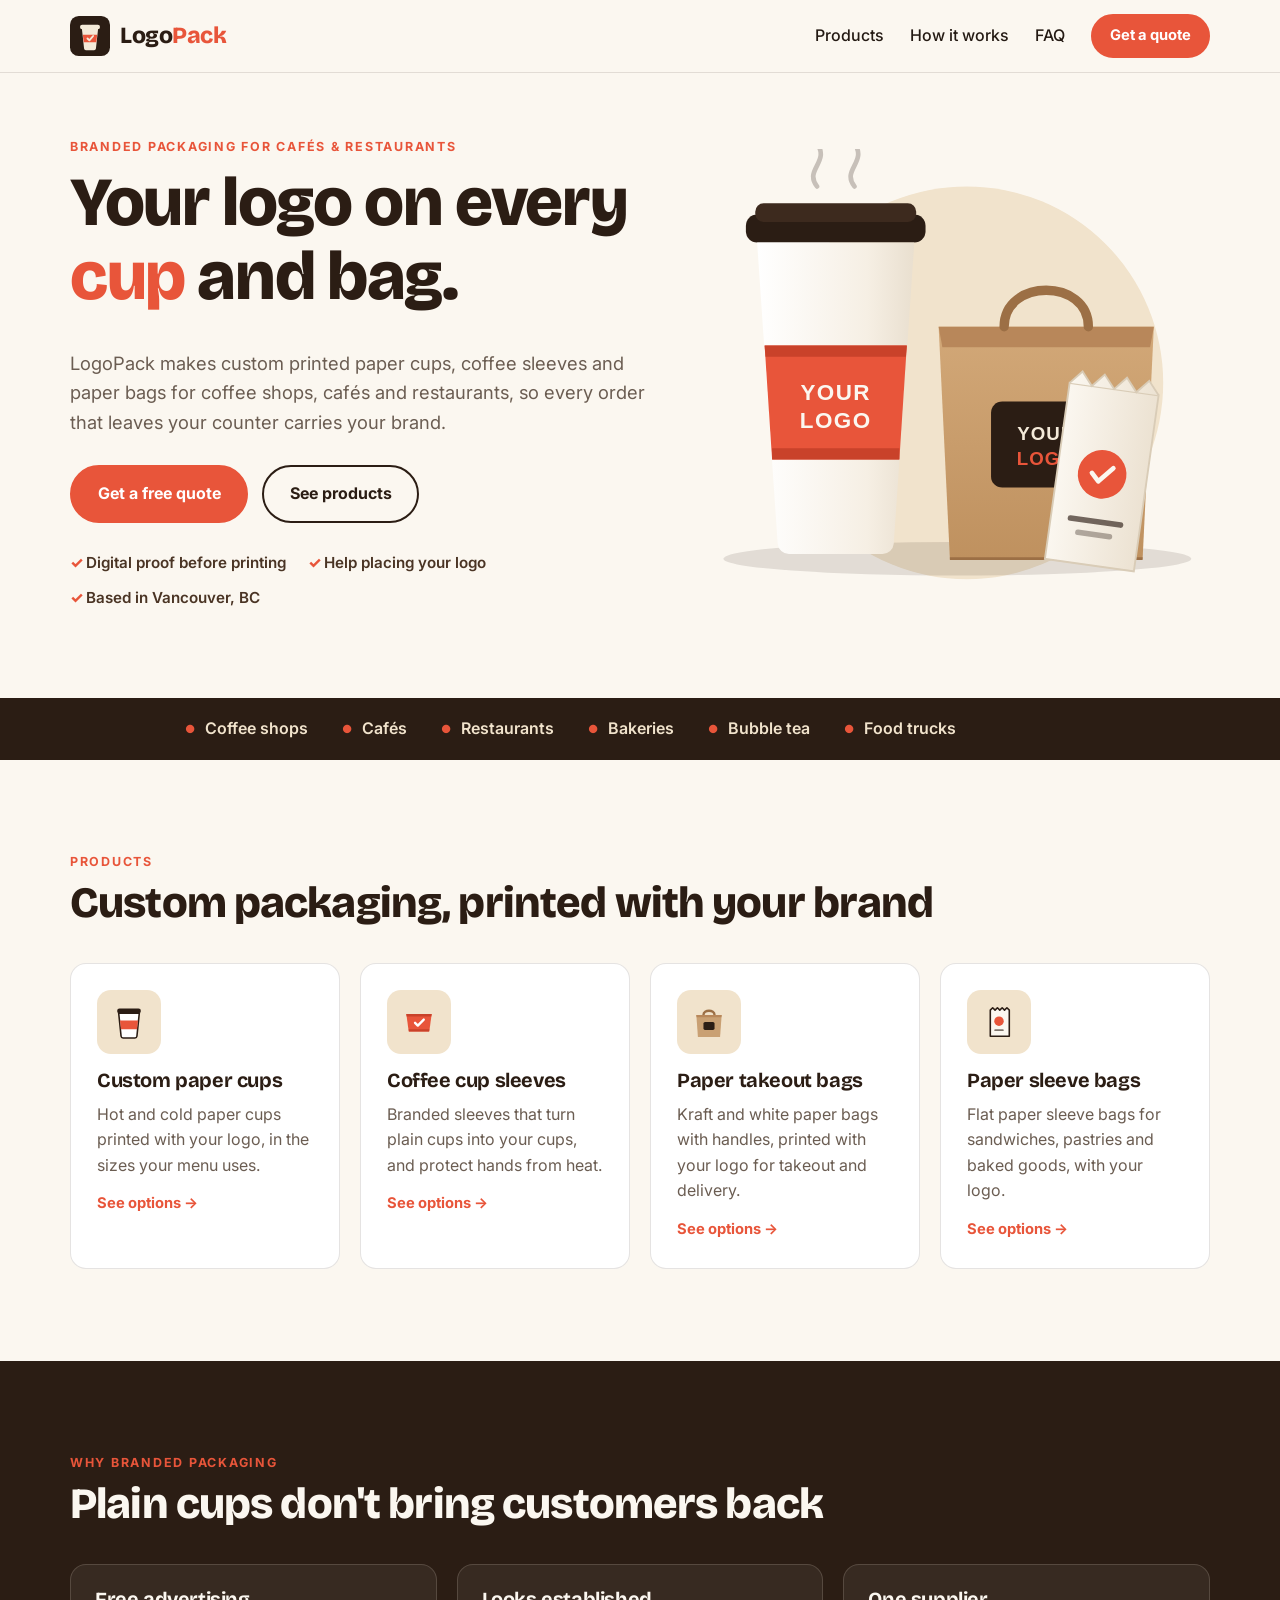
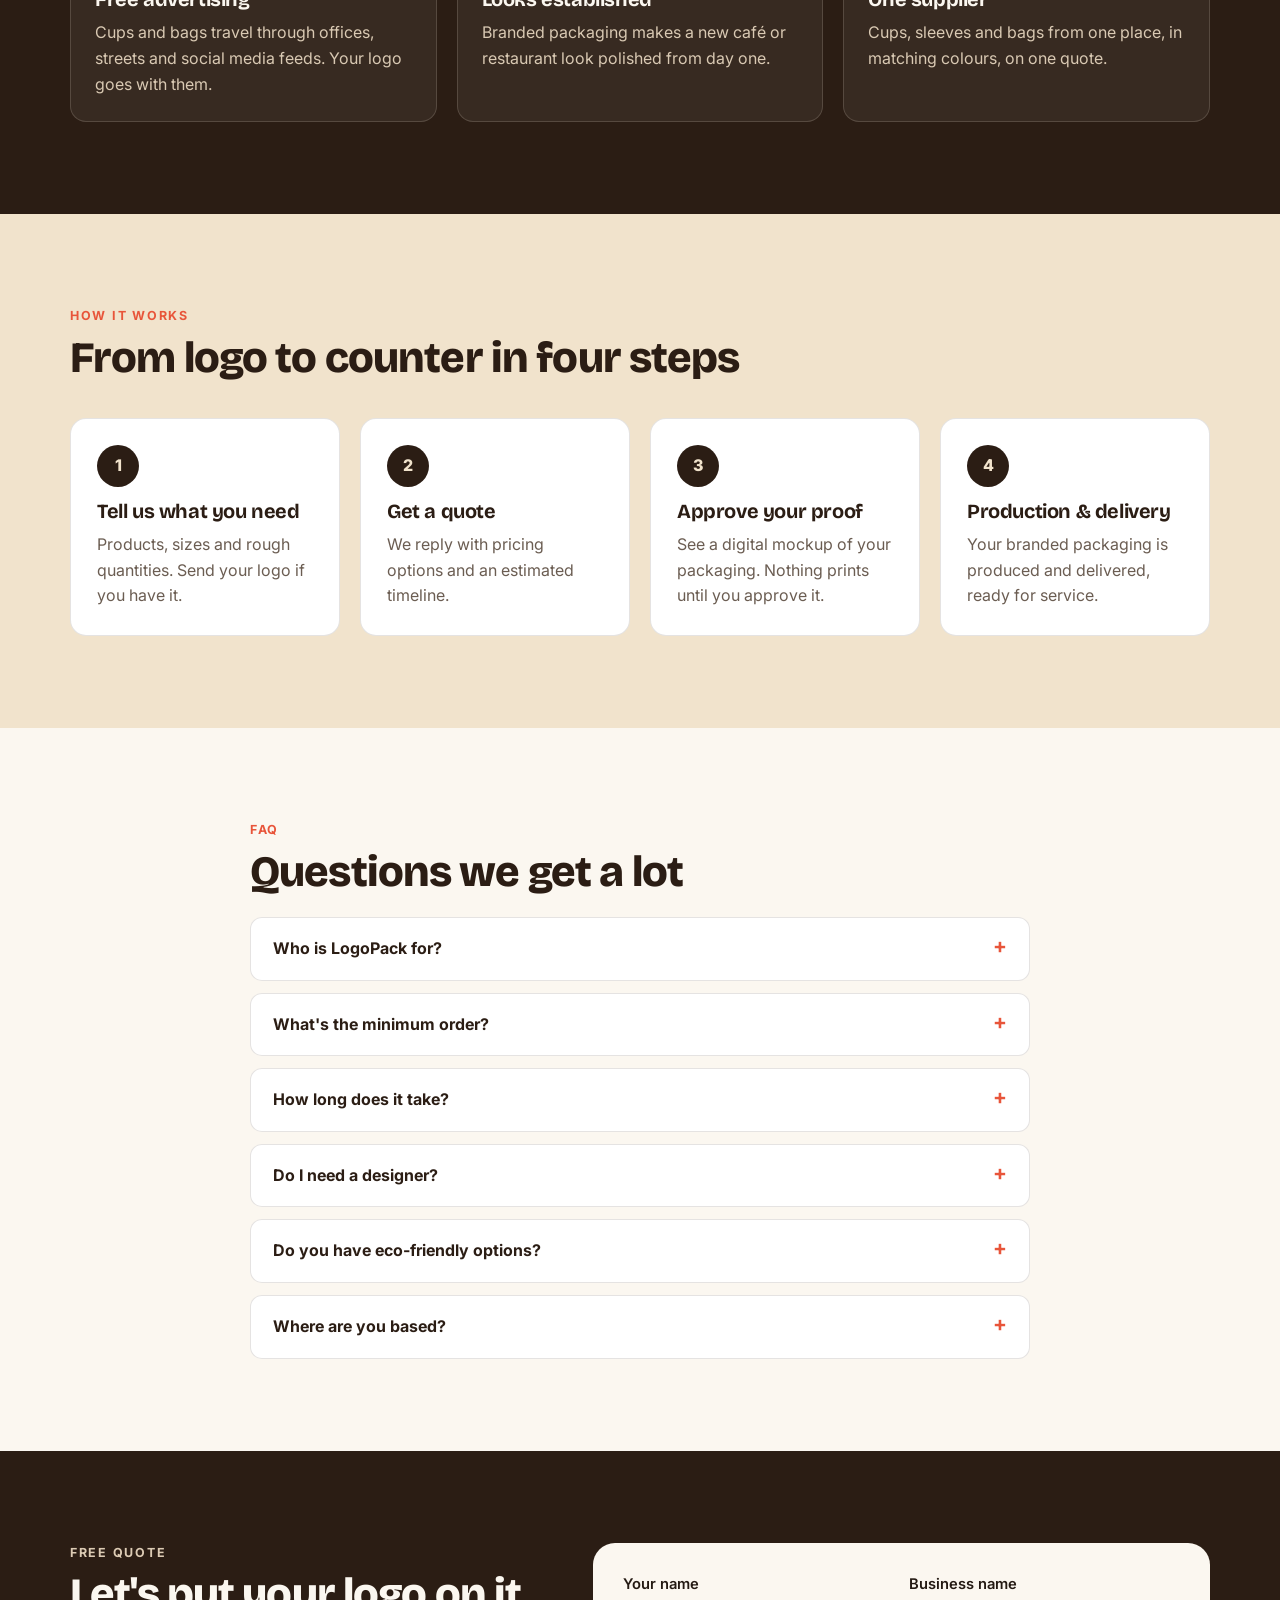
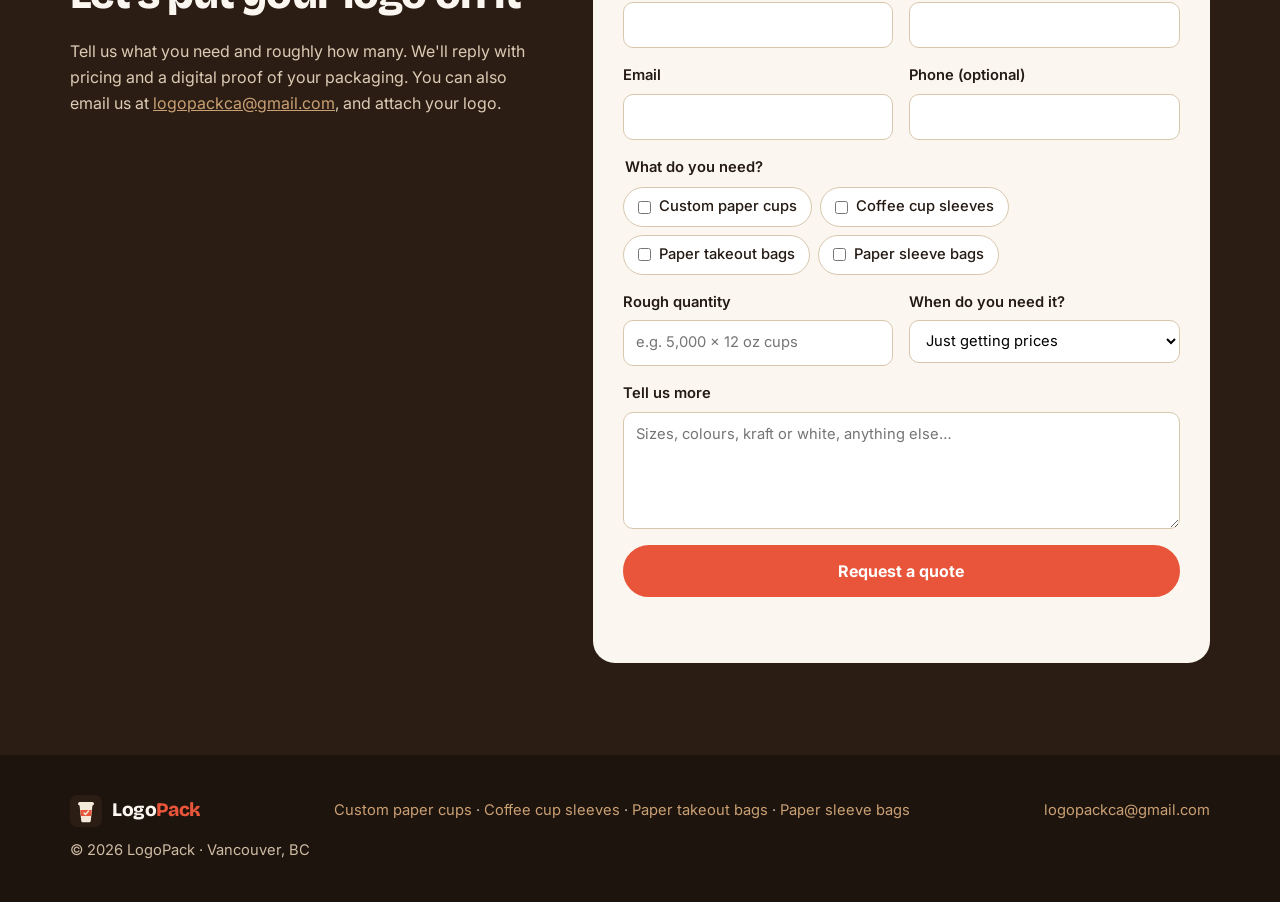
<file: index.html>
<!doctype html>
<html lang="en-CA">
  <head>
    <meta charset="utf-8">
    <meta name="viewport" content="width=device-width, initial-scale=1">
    <title>LogoPack | Custom Printed Coffee Cups, Sleeves & Paper Bags | Vancouver</title>
    <meta name="description" content="Custom printed paper cups, coffee cup sleeves, paper takeout bags and sleeve bags with your logo, for coffee shops, cafés and restaurants. Based in Vancouver, BC.">
    <meta name="robots" content="index,follow">
    <link rel="canonical" href="https://logopack.ca/">
    <link rel="icon" href="/favicon.ico" sizes="48x48">
    <link rel="icon" type="image/svg+xml" href="/logo.svg">
    <link rel="icon" type="image/png" sizes="96x96" href="/favicon-96x96.png">
    <link rel="apple-touch-icon" href="/apple-touch-icon.png">
    <link rel="manifest" href="/site.webmanifest">
    <meta name="theme-color" content="#2b1d14">
    <meta property="og:site_name" content="LogoPack">
    <meta property="og:title" content="LogoPack | Custom Printed Coffee Cups, Sleeves & Paper Bags | Vancouver">
    <meta property="og:description" content="Custom printed paper cups, coffee cup sleeves, paper takeout bags and sleeve bags with your logo, for coffee shops, cafés and restaurants. Based in Vancouver, BC.">
    <meta property="og:type" content="website">
    <meta property="og:url" content="https://logopack.ca/">
    <meta property="og:locale" content="en_CA">
    <meta property="og:image" content="https://logopack.ca/images/og-logopack.png">
    <meta name="twitter:card" content="summary_large_image">
    <link rel="preconnect" href="https://fonts.googleapis.com">
    <link rel="preconnect" href="https://fonts.gstatic.com" crossorigin>
    <link href="https://fonts.googleapis.com/css2?family=Bricolage+Grotesque:opsz,wght@12..96,700;12..96,800&family=Inter:wght@400;500;600;700;800&display=swap" rel="stylesheet">
    <link rel="stylesheet" href="./styles.css?v=1">
    <script type="application/ld+json">
[
  {
    "@context": "https://schema.org",
    "@type": "Organization",
    "name": "LogoPack",
    "url": "https://logopack.ca/",
    "logo": "https://logopack.ca/icon-512.png",
    "image": "https://logopack.ca/images/og-logopack.png",
    "email": "logopackca@gmail.com",
    "description": "Custom printed paper cups, coffee cup sleeves, paper takeout bags and paper sleeve bags for coffee shops, cafés and restaurants. Based in Vancouver, BC.",
    "address": {
      "@type": "PostalAddress",
      "addressLocality": "Vancouver",
      "addressRegion": "BC",
      "addressCountry": "CA"
    },
    "areaServed": {
      "@type": "Country",
      "name": "Canada"
    },
    "knowsAbout": [
      "Custom printed paper cups",
      "Coffee cup sleeves",
      "Paper bags",
      "Paper sleeve bags",
      "Food packaging",
      "Coffee shop packaging"
    ],
    "hasOfferCatalog": {
      "@type": "OfferCatalog",
      "name": "Custom printed packaging",
      "itemListElement": [
        {
          "@type": "Offer",
          "itemOffered": {
            "@type": "Product",
            "name": "Custom paper cups",
            "url": "https://logopack.ca/custom-paper-cups/"
          }
        },
        {
          "@type": "Offer",
          "itemOffered": {
            "@type": "Product",
            "name": "Coffee cup sleeves",
            "url": "https://logopack.ca/coffee-cup-sleeves/"
          }
        },
        {
          "@type": "Offer",
          "itemOffered": {
            "@type": "Product",
            "name": "Paper takeout bags",
            "url": "https://logopack.ca/paper-bags/"
          }
        },
        {
          "@type": "Offer",
          "itemOffered": {
            "@type": "Product",
            "name": "Paper sleeve bags",
            "url": "https://logopack.ca/paper-sleeve-bags/"
          }
        }
      ]
    }
  },
  {
    "@context": "https://schema.org",
    "@type": "FAQPage",
    "mainEntity": [
      {
        "@type": "Question",
        "name": "Who is LogoPack for?",
        "acceptedAnswer": {
          "@type": "Answer",
          "text": "Coffee shops, cafés, restaurants, bakeries, bubble tea shops and food trucks that want their own branded cups, sleeves and paper bags."
        }
      },
      {
        "@type": "Question",
        "name": "What's the minimum order?",
        "acceptedAnswer": {
          "@type": "Answer",
          "text": "It depends on the product and print method. Tell us what you need and roughly how many, and your quote will include options for your volume."
        }
      },
      {
        "@type": "Question",
        "name": "How long does it take?",
        "acceptedAnswer": {
          "@type": "Answer",
          "text": "It depends on the product and quantity. Your quote includes an estimated production and delivery time."
        }
      },
      {
        "@type": "Question",
        "name": "Do I need a designer?",
        "acceptedAnswer": {
          "@type": "Answer",
          "text": "No. Send us your logo, ideally as a PDF, AI, SVG or high-resolution PNG, and we'll place it on your packaging and send a digital proof for approval."
        }
      },
      {
        "@type": "Question",
        "name": "Do you have eco-friendly options?",
        "acceptedAnswer": {
          "@type": "Answer",
          "text": "Tell us if you need recyclable or compostable materials and we'll quote suitable options."
        }
      },
      {
        "@type": "Question",
        "name": "Where are you based?",
        "acceptedAnswer": {
          "@type": "Answer",
          "text": "LogoPack is based in Vancouver, BC. Ask us about delivery to your area."
        }
      }
    ]
  },
  {
    "@context": "https://schema.org",
    "@type": "WebSite",
    "name": "LogoPack",
    "url": "https://logopack.ca/"
  }
]
    </script>
  </head>
  <body>
    <header class="site-header">
      <div class="container nav">
        <a class="brand" href="./">
          <img src="./logo.svg" alt="" width="40" height="40">
          <span>Logo<b>Pack</b></span>
        </a>
        <button class="nav-toggle" aria-expanded="false" aria-controls="nav-links" aria-label="Open menu">
          <span></span><span></span><span></span>
        </button>
        <nav id="nav-links" class="nav-links">
          <a href="./#products">Products</a>
          <a href="./#how">How it works</a>
          <a href="./#faq">FAQ</a>
          <a class="btn btn-small" href="./#quote">Get a quote</a>
        </nav>
      </div>
    </header>

    <main id="top">
      <section class="hero">
        <div class="container hero-grid">
          <div>
            <p class="eyebrow">Branded packaging for cafés &amp; restaurants</p>
            <h1>Your logo on every <em>cup</em> and bag.</h1>
            <p class="lead">LogoPack makes custom printed paper cups, coffee sleeves and paper bags for coffee shops, cafés and restaurants, so every order that leaves your counter carries your brand.</p>
            <div class="hero-actions">
              <a class="btn" href="#quote">Get a free quote</a>
              <a class="btn btn-ghost" href="#products">See products</a>
            </div>
            <ul class="hero-points">
              <li>Digital proof before printing</li>
              <li>Help placing your logo</li>
              <li>Based in Vancouver, BC</li>
            </ul>
          </div>
          <div class="hero-art">
            <img src="./images/hero-packaging.svg" alt="Illustration of a coffee cup with a branded sleeve, a kraft takeout bag and a paper sleeve bag, each showing a custom logo" width="560" height="480" fetchpriority="high">
          </div>
        </div>
      </section>

      <div class="strip" aria-label="Who we work with">
        <ul class="container">
          <li>Coffee shops</li><li>Cafés</li><li>Restaurants</li><li>Bakeries</li><li>Bubble tea</li><li>Food trucks</li>
        </ul>
      </div>

      <section id="products" class="section">
        <div class="container">
          <p class="eyebrow">Products</p>
          <h2>Custom packaging, printed with your brand</h2>
          <div class="cards">
            <a class="card card-link" href="./custom-paper-cups/">
              <div class="icon"><svg viewBox="0 0 48 48" aria-hidden="true"><rect x="9" y="7" width="30" height="6" rx="3" fill="#2b1d14"/><path d="M11 13h26l-3 29a2.5 2.5 0 0 1-2.5 2.2h-15A2.5 2.5 0 0 1 14 42z" fill="#fff" stroke="#2b1d14" stroke-width="2"/><path d="M12.6 22h22.8l-1.2 11H13.8z" fill="#e8553a"/></svg></div>
              <h3>Custom paper cups</h3>
              <p>Hot and cold paper cups printed with your logo, in the sizes your menu uses.</p>
              <span class="more">See options →</span>
            </a>
            <a class="card card-link" href="./coffee-cup-sleeves/">
              <div class="icon"><svg viewBox="0 0 48 48" aria-hidden="true"><path d="M8 14h32l-3 22H11z" fill="#e8553a"/><path d="M8 14h32l-.4 3H8.4z" fill="#c9422a"/><path d="M11 33h26l-.4 3H11.4z" fill="#c9422a"/><path d="M19 25l3.5 3.5L30 21" fill="none" stroke="#fff" stroke-width="3" stroke-linecap="round" stroke-linejoin="round"/></svg></div>
              <h3>Coffee cup sleeves</h3>
              <p>Branded sleeves that turn plain cups into your cups, and protect hands from heat.</p>
              <span class="more">See options →</span>
            </a>
            <a class="card card-link" href="./paper-bags/">
              <div class="icon"><svg viewBox="0 0 48 48" aria-hidden="true"><path d="M17 15c0-7 14-7 14 0" fill="none" stroke="#9c6f45" stroke-width="3" stroke-linecap="round"/><path d="M8 15h32l-2 28H10z" fill="#c9a073"/><path d="M8 15h32l-.3 3H8.3z" fill="#b8875a"/><rect x="17" y="24" width="14" height="10" rx="2" fill="#2b1d14"/></svg></div>
              <h3>Paper takeout bags</h3>
              <p>Kraft and white paper bags with handles, printed with your logo for takeout and delivery.</p>
              <span class="more">See options →</span>
            </a>
            <a class="card card-link" href="./paper-sleeve-bags/">
              <div class="icon"><svg viewBox="0 0 48 48" aria-hidden="true"><path d="M13 9l3-3 3 3 3-3 3 3 3-3 3 3 3-3 3 3v33H13z" fill="#fbf7f0" stroke="#2b1d14" stroke-width="2" stroke-linejoin="round"/><circle cx="24" cy="23" r="6" fill="#e8553a"/><rect x="18" y="33" width="12" height="2.5" rx="1.2" fill="#2b1d14" opacity=".6"/></svg></div>
              <h3>Paper sleeve bags</h3>
              <p>Flat paper sleeve bags for sandwiches, pastries and baked goods, with your logo.</p>
              <span class="more">See options →</span>
            </a>
          </div>
        </div>
      </section>

      <section class="section section-dark">
        <div class="container">
          <p class="eyebrow">Why branded packaging</p>
          <h2>Plain cups don't bring customers back</h2>
          <div class="who">
            <div><h3>Free advertising</h3><p>Cups and bags travel through offices, streets and social media feeds. Your logo goes with them.</p></div>
            <div><h3>Looks established</h3><p>Branded packaging makes a new café or restaurant look polished from day one.</p></div>
            <div><h3>One supplier</h3><p>Cups, sleeves and bags from one place, in matching colours, on one quote.</p></div>
          </div>
        </div>
      </section>

      <section id="how" class="section section-alt">
        <div class="container">
          <p class="eyebrow">How it works</p>
          <h2>From logo to counter in four steps</h2>
          <ol class="steps">
            <li><span class="step-num">1</span><h3>Tell us what you need</h3><p>Products, sizes and rough quantities. Send your logo if you have it.</p></li>
            <li><span class="step-num">2</span><h3>Get a quote</h3><p>We reply with pricing options and an estimated timeline.</p></li>
            <li><span class="step-num">3</span><h3>Approve your proof</h3><p>See a digital mockup of your packaging. Nothing prints until you approve it.</p></li>
            <li><span class="step-num">4</span><h3>Production &amp; delivery</h3><p>Your branded packaging is produced and delivered, ready for service.</p></li>
          </ol>
        </div>
      </section>

      <section id="faq" class="section">
        <div class="container narrow">
          <p class="eyebrow">FAQ</p>
          <h2>Questions we get a lot</h2>
          <details>
            <summary>Who is LogoPack for?</summary>
            <p>Coffee shops, cafés, restaurants, bakeries, bubble tea shops and food trucks that want their own branded cups, sleeves and paper bags.</p>
          </details>
          <details>
            <summary>What's the minimum order?</summary>
            <p>It depends on the product and print method. Tell us what you need and roughly how many, and your quote will include options for your volume.</p>
          </details>
          <details>
            <summary>How long does it take?</summary>
            <p>It depends on the product and quantity. Your quote includes an estimated production and delivery time.</p>
          </details>
          <details>
            <summary>Do I need a designer?</summary>
            <p>No. Send us your logo, ideally as a PDF, AI, SVG or high-resolution PNG, and we'll place it on your packaging and send a digital proof for approval.</p>
          </details>
          <details>
            <summary>Do you have eco-friendly options?</summary>
            <p>Tell us if you need recyclable or compostable materials and we'll quote suitable options.</p>
          </details>
          <details>
            <summary>Where are you based?</summary>
            <p>LogoPack is based in Vancouver, BC. Ask us about delivery to your area.</p>
          </details>
        </div>
      </section>

      <section id="quote" class="section quote">
        <div class="container quote-grid">
          <div>
            <p class="eyebrow">Free quote</p>
            <h2>Let's put your logo on it</h2>
            <p>Tell us what you need and roughly how many. We'll reply with pricing and a digital proof of your packaging. You can also email us at <a href="mailto:logopackca@gmail.com">logopackca@gmail.com</a>, and attach your logo.</p>
          </div>
          <form id="quote-form" class="quote-form">
            <label>Your name<input name="name" required autocomplete="name"></label>
            <label>Business name<input name="business" required autocomplete="organization"></label>
            <label>Email<input name="email" type="email" required autocomplete="email"></label>
            <label>Phone (optional)<input name="phone" type="tel" autocomplete="tel"></label>
            <fieldset class="full">
              <legend>What do you need?</legend>
              <div class="chips">
                <label><input type="checkbox" name="products" value="Custom paper cups"> Custom paper cups</label>
                <label><input type="checkbox" name="products" value="Coffee cup sleeves"> Coffee cup sleeves</label>
                <label><input type="checkbox" name="products" value="Paper takeout bags"> Paper takeout bags</label>
                <label><input type="checkbox" name="products" value="Paper sleeve bags"> Paper sleeve bags</label>
              </div>
            </fieldset>
            <label>Rough quantity<input name="quantity" placeholder="e.g. 5,000 x 12 oz cups"></label>
            <label>When do you need it?
              <select name="timeline">
                <option>Just getting prices</option>
                <option>Within a month</option>
                <option>1–3 months</option>
                <option>For a new opening</option>
              </select>
            </label>
            <label class="full">Tell us more<textarea name="details" rows="4" placeholder="Sizes, colours, kraft or white, anything else…"></textarea></label>
            <input type="text" name="_honey" style="display:none" tabindex="-1" autocomplete="off" aria-hidden="true">
            <button class="btn full" type="submit">Request a quote</button>
            <p class="form-status full" role="status" aria-live="polite"></p>
          </form>
        </div>
      </section>

    </main>

    <footer class="site-footer">
      <div class="container footer-grid">
        <a class="brand" href="./">
          <img src="./logo.svg" alt="" width="32" height="32">
          <span>Logo<b>Pack</b></span>
        </a>
        <p><a href="./custom-paper-cups/">Custom paper cups</a> · <a href="./coffee-cup-sleeves/">Coffee cup sleeves</a> · <a href="./paper-bags/">Paper takeout bags</a> · <a href="./paper-sleeve-bags/">Paper sleeve bags</a></p>
        <p><a href="mailto:logopackca@gmail.com">logopackca@gmail.com</a></p>
        <p>© <span id="year">2026</span> LogoPack · Vancouver, BC</p>
      </div>
    </footer>

    <script src="./script.js?v=1"></script>
  </body>
</html>
</file>
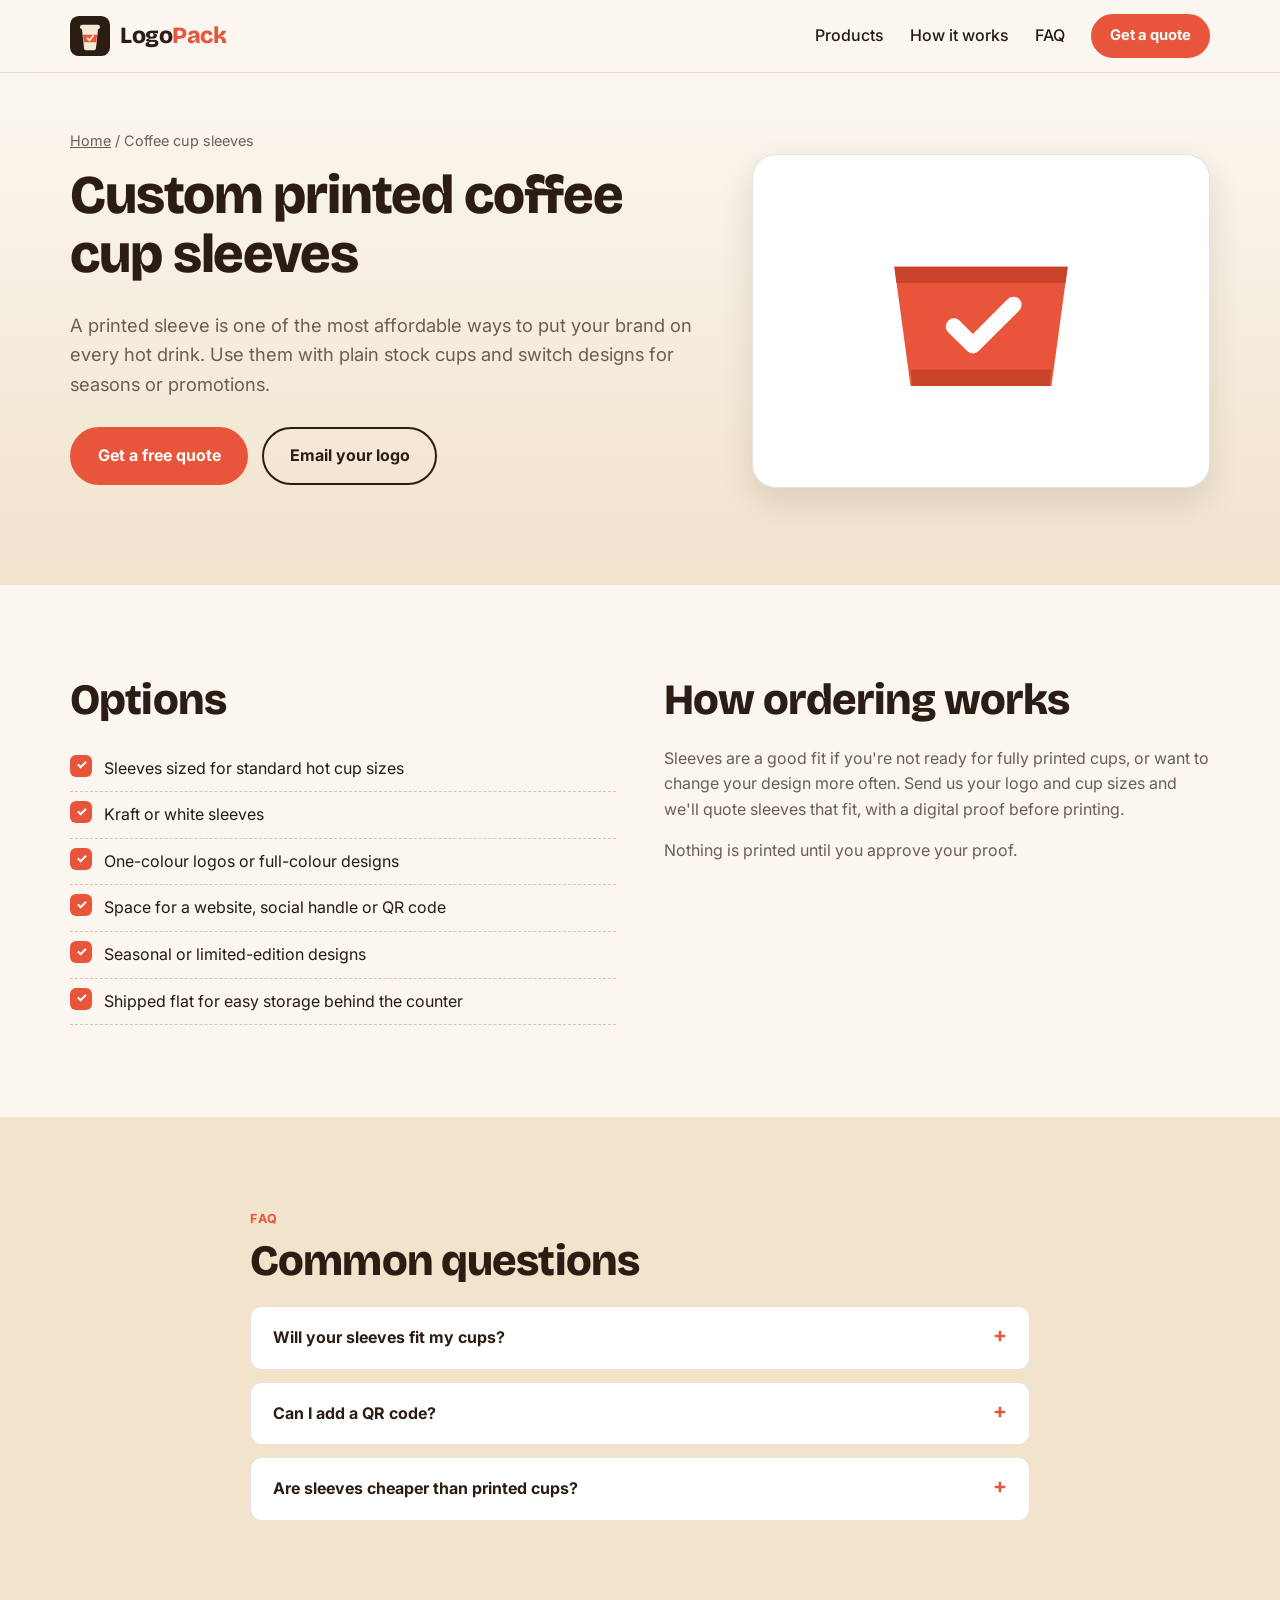
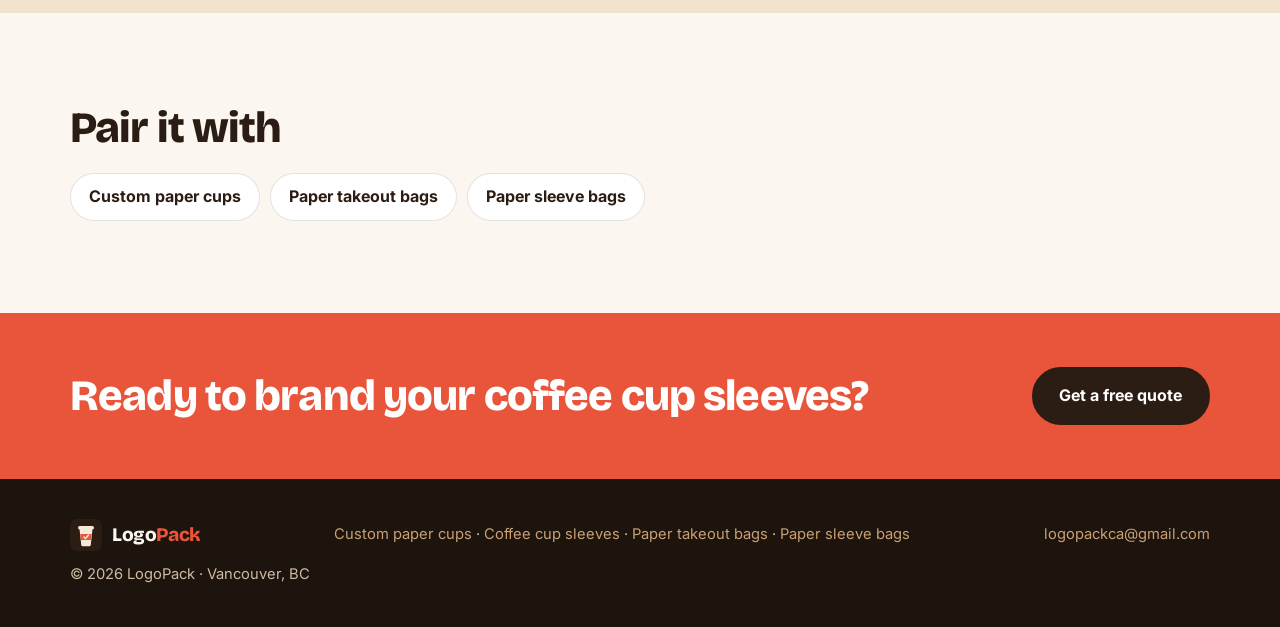
<file: coffee-cup-sleeves/index.html>
<!doctype html>
<html lang="en-CA">
  <head>
    <meta charset="utf-8">
    <meta name="viewport" content="width=device-width, initial-scale=1">
    <title>Custom Printed Coffee Cup Sleeves | Branded Sleeves | LogoPack</title>
    <meta name="description" content="Custom printed coffee cup sleeves with your logo. An affordable way to brand plain cups for cafés and coffee shops. Get a quote from LogoPack, Vancouver BC.">
    <meta name="robots" content="index,follow">
    <link rel="canonical" href="https://logopack.ca/coffee-cup-sleeves/">
    <link rel="icon" href="/favicon.ico" sizes="48x48">
    <link rel="icon" type="image/svg+xml" href="/logo.svg">
    <link rel="icon" type="image/png" sizes="96x96" href="/favicon-96x96.png">
    <link rel="apple-touch-icon" href="/apple-touch-icon.png">
    <link rel="manifest" href="/site.webmanifest">
    <meta name="theme-color" content="#2b1d14">
    <meta property="og:site_name" content="LogoPack">
    <meta property="og:title" content="Custom Printed Coffee Cup Sleeves | Branded Sleeves | LogoPack">
    <meta property="og:description" content="Custom printed coffee cup sleeves with your logo. An affordable way to brand plain cups for cafés and coffee shops. Get a quote from LogoPack, Vancouver BC.">
    <meta property="og:type" content="website">
    <meta property="og:url" content="https://logopack.ca/coffee-cup-sleeves/">
    <meta property="og:locale" content="en_CA">
    <meta property="og:image" content="https://logopack.ca/images/og-logopack.png">
    <meta name="twitter:card" content="summary_large_image">
    <link rel="preconnect" href="https://fonts.googleapis.com">
    <link rel="preconnect" href="https://fonts.gstatic.com" crossorigin>
    <link href="https://fonts.googleapis.com/css2?family=Bricolage+Grotesque:opsz,wght@12..96,700;12..96,800&family=Inter:wght@400;500;600;700;800&display=swap" rel="stylesheet">
    <link rel="stylesheet" href="../styles.css?v=1">
    <script type="application/ld+json">
[
  {
    "@context": "https://schema.org",
    "@type": "Product",
    "name": "Custom printed coffee cup sleeves",
    "description": "Custom printed coffee cup sleeves with your logo. An affordable way to brand plain cups for cafés and coffee shops. Get a quote from LogoPack, Vancouver BC.",
    "url": "https://logopack.ca/coffee-cup-sleeves/",
    "image": "https://logopack.ca/images/og-logopack.png",
    "brand": {
      "@type": "Brand",
      "name": "LogoPack"
    }
  },
  {
    "@context": "https://schema.org",
    "@type": "FAQPage",
    "mainEntity": [
      {
        "@type": "Question",
        "name": "Will your sleeves fit my cups?",
        "acceptedAnswer": {
          "@type": "Answer",
          "text": "Tell us the brand or sizes of the cups you use and we'll make sure the sleeves fit."
        }
      },
      {
        "@type": "Question",
        "name": "Can I add a QR code?",
        "acceptedAnswer": {
          "@type": "Answer",
          "text": "Yes. Many cafés add a QR code for their menu, loyalty program or social media."
        }
      },
      {
        "@type": "Question",
        "name": "Are sleeves cheaper than printed cups?",
        "acceptedAnswer": {
          "@type": "Answer",
          "text": "Usually, yes, especially at lower volumes, because you can use plain stock cups and only brand the sleeve."
        }
      }
    ]
  },
  {
    "@context": "https://schema.org",
    "@type": "BreadcrumbList",
    "itemListElement": [
      {
        "@type": "ListItem",
        "position": 1,
        "name": "Home",
        "item": "https://logopack.ca/"
      },
      {
        "@type": "ListItem",
        "position": 2,
        "name": "Coffee cup sleeves",
        "item": "https://logopack.ca/coffee-cup-sleeves/"
      }
    ]
  }
]
    </script>
  </head>
  <body>
    <header class="site-header">
      <div class="container nav">
        <a class="brand" href="../">
          <img src="../logo.svg" alt="" width="40" height="40">
          <span>Logo<b>Pack</b></span>
        </a>
        <button class="nav-toggle" aria-expanded="false" aria-controls="nav-links" aria-label="Open menu">
          <span></span><span></span><span></span>
        </button>
        <nav id="nav-links" class="nav-links">
          <a href="../#products">Products</a>
          <a href="../#how">How it works</a>
          <a href="../#faq">FAQ</a>
          <a class="btn btn-small" href="../#quote">Get a quote</a>
        </nav>
      </div>
    </header>

    <main>
      <section class="page-hero">
        <div class="container page-hero-grid">
          <div>
            <nav class="crumbs" aria-label="Breadcrumb"><a href="../">Home</a> / Coffee cup sleeves</nav>
            <h1>Custom printed coffee cup sleeves</h1>
            <p class="lead">A printed sleeve is one of the most affordable ways to put your brand on every hot drink. Use them with plain stock cups and switch designs for seasons or promotions.</p>
            <div class="hero-actions">
              <a class="btn" href="../#quote">Get a free quote</a>
              <a class="btn btn-ghost" href="mailto:logopackca@gmail.com">Email your logo</a>
            </div>
          </div>
          <div class="product-art"><svg viewBox="0 0 48 48" role="img" aria-label="Coffee cup sleeves"><path d="M8 14h32l-3 22H11z" fill="#e8553a"/><path d="M8 14h32l-.4 3H8.4z" fill="#c9422a"/><path d="M11 33h26l-.4 3H11.4z" fill="#c9422a"/><path d="M19 25l3.5 3.5L30 21" fill="none" stroke="#fff" stroke-width="3" stroke-linecap="round" stroke-linejoin="round"/></svg></div>
        </div>
      </section>

      <section class="section">
        <div class="container split">
          <div>
            <h2>Options</h2>
            <ul class="checklist">
              <li>Sleeves sized for standard hot cup sizes</li>
              <li>Kraft or white sleeves</li>
              <li>One-colour logos or full-colour designs</li>
              <li>Space for a website, social handle or QR code</li>
              <li>Seasonal or limited-edition designs</li>
              <li>Shipped flat for easy storage behind the counter</li>
            </ul>
          </div>
          <div class="prose">
            <h2>How ordering works</h2>
            <p>Sleeves are a good fit if you're not ready for fully printed cups, or want to change your design more often. Send us your logo and cup sizes and we'll quote sleeves that fit, with a digital proof before printing.</p>
            <p>Nothing is printed until you approve your proof.</p>
          </div>
        </div>
      </section>

      <section class="section section-alt">
        <div class="container narrow">
          <p class="eyebrow">FAQ</p>
          <h2>Common questions</h2>
          <details>
            <summary>Will your sleeves fit my cups?</summary>
            <p>Tell us the brand or sizes of the cups you use and we'll make sure the sleeves fit.</p>
          </details>
          <details>
            <summary>Can I add a QR code?</summary>
            <p>Yes. Many cafés add a QR code for their menu, loyalty program or social media.</p>
          </details>
          <details>
            <summary>Are sleeves cheaper than printed cups?</summary>
            <p>Usually, yes, especially at lower volumes, because you can use plain stock cups and only brand the sleeve.</p>
          </details>
        </div>
      </section>

      <section class="section">
        <div class="container">
          <h2>Pair it with</h2>
          <ul class="related">
            <li><a href="../custom-paper-cups/">Custom paper cups</a></li>
            <li><a href="../paper-bags/">Paper takeout bags</a></li>
            <li><a href="../paper-sleeve-bags/">Paper sleeve bags</a></li>
          </ul>
        </div>
      </section>

      <section class="cta-band">
        <div class="container cta-inner">
          <h2>Ready to brand your coffee cup sleeves?</h2>
          <a class="btn" href="../#quote">Get a free quote</a>
        </div>
      </section>
    </main>

    <footer class="site-footer">
      <div class="container footer-grid">
        <a class="brand" href="../">
          <img src="../logo.svg" alt="" width="32" height="32">
          <span>Logo<b>Pack</b></span>
        </a>
        <p><a href="../custom-paper-cups/">Custom paper cups</a> · <a href="../coffee-cup-sleeves/">Coffee cup sleeves</a> · <a href="../paper-bags/">Paper takeout bags</a> · <a href="../paper-sleeve-bags/">Paper sleeve bags</a></p>
        <p><a href="mailto:logopackca@gmail.com">logopackca@gmail.com</a></p>
        <p>© <span id="year">2026</span> LogoPack · Vancouver, BC</p>
      </div>
    </footer>

    <script src="../script.js?v=1"></script>
  </body>
</html>
</file>
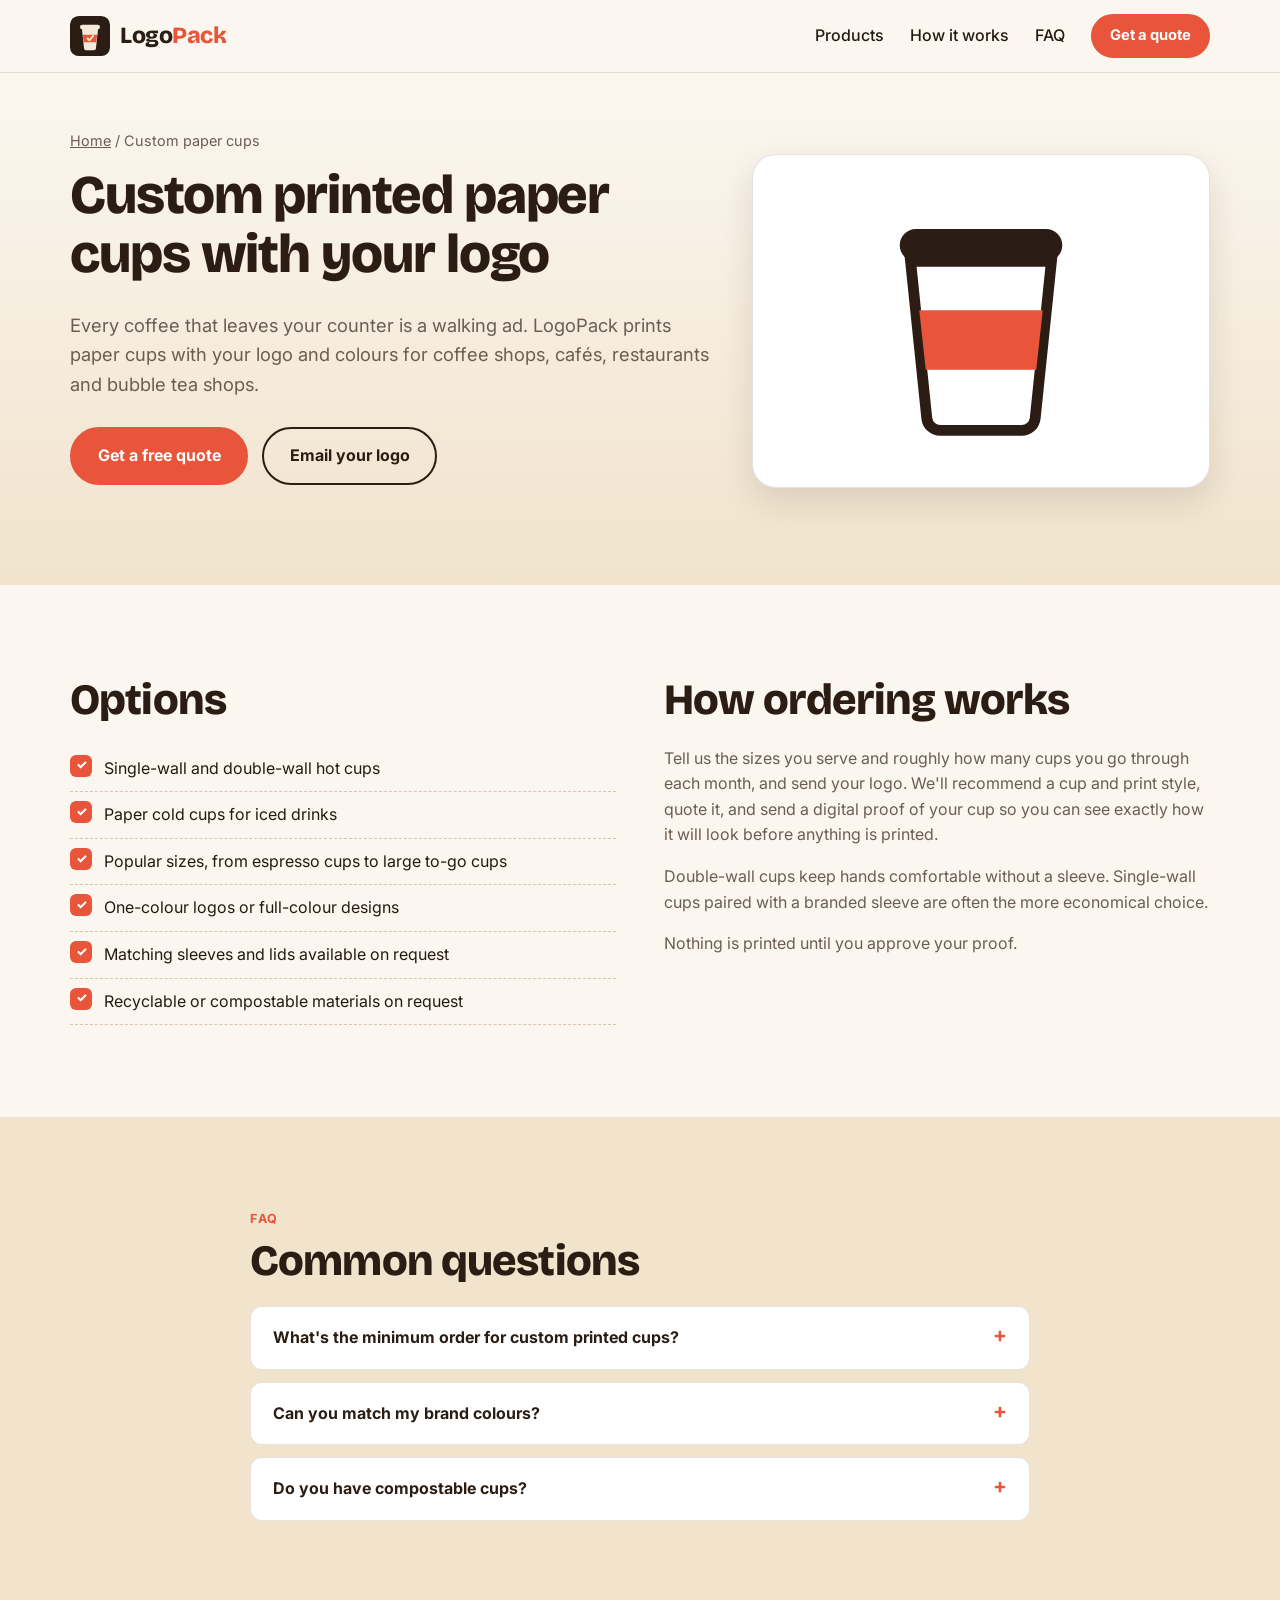
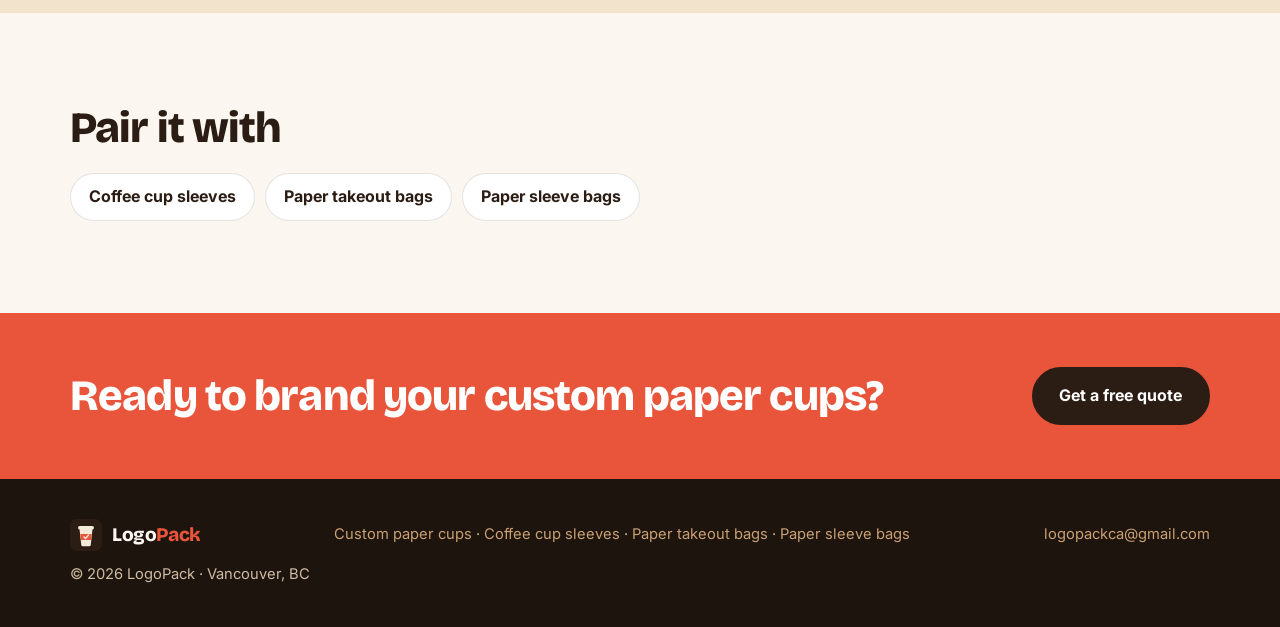
<file: custom-paper-cups/index.html>
<!doctype html>
<html lang="en-CA">
  <head>
    <meta charset="utf-8">
    <meta name="viewport" content="width=device-width, initial-scale=1">
    <title>Custom Printed Paper Coffee Cups with Your Logo | LogoPack Vancouver</title>
    <meta name="description" content="Custom printed paper coffee cups for cafés, coffee shops and restaurants. Hot and cold cups in popular sizes, printed with your logo. Get a quote from LogoPack in Vancouver, BC.">
    <meta name="robots" content="index,follow">
    <link rel="canonical" href="https://logopack.ca/custom-paper-cups/">
    <link rel="icon" href="/favicon.ico" sizes="48x48">
    <link rel="icon" type="image/svg+xml" href="/logo.svg">
    <link rel="icon" type="image/png" sizes="96x96" href="/favicon-96x96.png">
    <link rel="apple-touch-icon" href="/apple-touch-icon.png">
    <link rel="manifest" href="/site.webmanifest">
    <meta name="theme-color" content="#2b1d14">
    <meta property="og:site_name" content="LogoPack">
    <meta property="og:title" content="Custom Printed Paper Coffee Cups with Your Logo | LogoPack Vancouver">
    <meta property="og:description" content="Custom printed paper coffee cups for cafés, coffee shops and restaurants. Hot and cold cups in popular sizes, printed with your logo. Get a quote from LogoPack in Vancouver, BC.">
    <meta property="og:type" content="website">
    <meta property="og:url" content="https://logopack.ca/custom-paper-cups/">
    <meta property="og:locale" content="en_CA">
    <meta property="og:image" content="https://logopack.ca/images/og-logopack.png">
    <meta name="twitter:card" content="summary_large_image">
    <link rel="preconnect" href="https://fonts.googleapis.com">
    <link rel="preconnect" href="https://fonts.gstatic.com" crossorigin>
    <link href="https://fonts.googleapis.com/css2?family=Bricolage+Grotesque:opsz,wght@12..96,700;12..96,800&family=Inter:wght@400;500;600;700;800&display=swap" rel="stylesheet">
    <link rel="stylesheet" href="../styles.css?v=1">
    <script type="application/ld+json">
[
  {
    "@context": "https://schema.org",
    "@type": "Product",
    "name": "Custom printed paper cups with your logo",
    "description": "Custom printed paper coffee cups for cafés, coffee shops and restaurants. Hot and cold cups in popular sizes, printed with your logo. Get a quote from LogoPack in Vancouver, BC.",
    "url": "https://logopack.ca/custom-paper-cups/",
    "image": "https://logopack.ca/images/og-logopack.png",
    "brand": {
      "@type": "Brand",
      "name": "LogoPack"
    }
  },
  {
    "@context": "https://schema.org",
    "@type": "FAQPage",
    "mainEntity": [
      {
        "@type": "Question",
        "name": "What's the minimum order for custom printed cups?",
        "acceptedAnswer": {
          "@type": "Answer",
          "text": "It depends on the cup type, size and print method. Tell us your sizes and estimated quantities and we'll quote the best option for your volume."
        }
      },
      {
        "@type": "Question",
        "name": "Can you match my brand colours?",
        "acceptedAnswer": {
          "@type": "Answer",
          "text": "Yes. Send your logo and brand colours and we'll match them as closely as the print process allows, and show you a proof first."
        }
      },
      {
        "@type": "Question",
        "name": "Do you have compostable cups?",
        "acceptedAnswer": {
          "@type": "Answer",
          "text": "Tell us if you need recyclable or compostable cups and we'll quote suitable options."
        }
      }
    ]
  },
  {
    "@context": "https://schema.org",
    "@type": "BreadcrumbList",
    "itemListElement": [
      {
        "@type": "ListItem",
        "position": 1,
        "name": "Home",
        "item": "https://logopack.ca/"
      },
      {
        "@type": "ListItem",
        "position": 2,
        "name": "Custom paper cups",
        "item": "https://logopack.ca/custom-paper-cups/"
      }
    ]
  }
]
    </script>
  </head>
  <body>
    <header class="site-header">
      <div class="container nav">
        <a class="brand" href="../">
          <img src="../logo.svg" alt="" width="40" height="40">
          <span>Logo<b>Pack</b></span>
        </a>
        <button class="nav-toggle" aria-expanded="false" aria-controls="nav-links" aria-label="Open menu">
          <span></span><span></span><span></span>
        </button>
        <nav id="nav-links" class="nav-links">
          <a href="../#products">Products</a>
          <a href="../#how">How it works</a>
          <a href="../#faq">FAQ</a>
          <a class="btn btn-small" href="../#quote">Get a quote</a>
        </nav>
      </div>
    </header>

    <main>
      <section class="page-hero">
        <div class="container page-hero-grid">
          <div>
            <nav class="crumbs" aria-label="Breadcrumb"><a href="../">Home</a> / Custom paper cups</nav>
            <h1>Custom printed paper cups with your logo</h1>
            <p class="lead">Every coffee that leaves your counter is a walking ad. LogoPack prints paper cups with your logo and colours for coffee shops, cafés, restaurants and bubble tea shops.</p>
            <div class="hero-actions">
              <a class="btn" href="../#quote">Get a free quote</a>
              <a class="btn btn-ghost" href="mailto:logopackca@gmail.com">Email your logo</a>
            </div>
          </div>
          <div class="product-art"><svg viewBox="0 0 48 48" role="img" aria-label="Custom paper cups"><rect x="9" y="7" width="30" height="6" rx="3" fill="#2b1d14"/><path d="M11 13h26l-3 29a2.5 2.5 0 0 1-2.5 2.2h-15A2.5 2.5 0 0 1 14 42z" fill="#fff" stroke="#2b1d14" stroke-width="2"/><path d="M12.6 22h22.8l-1.2 11H13.8z" fill="#e8553a"/></svg></div>
        </div>
      </section>

      <section class="section">
        <div class="container split">
          <div>
            <h2>Options</h2>
            <ul class="checklist">
              <li>Single-wall and double-wall hot cups</li>
              <li>Paper cold cups for iced drinks</li>
              <li>Popular sizes, from espresso cups to large to-go cups</li>
              <li>One-colour logos or full-colour designs</li>
              <li>Matching sleeves and lids available on request</li>
              <li>Recyclable or compostable materials on request</li>
            </ul>
          </div>
          <div class="prose">
            <h2>How ordering works</h2>
            <p>Tell us the sizes you serve and roughly how many cups you go through each month, and send your logo. We'll recommend a cup and print style, quote it, and send a digital proof of your cup so you can see exactly how it will look before anything is printed.</p><p>Double-wall cups keep hands comfortable without a sleeve. Single-wall cups paired with a branded sleeve are often the more economical choice.</p>
            <p>Nothing is printed until you approve your proof.</p>
          </div>
        </div>
      </section>

      <section class="section section-alt">
        <div class="container narrow">
          <p class="eyebrow">FAQ</p>
          <h2>Common questions</h2>
          <details>
            <summary>What's the minimum order for custom printed cups?</summary>
            <p>It depends on the cup type, size and print method. Tell us your sizes and estimated quantities and we'll quote the best option for your volume.</p>
          </details>
          <details>
            <summary>Can you match my brand colours?</summary>
            <p>Yes. Send your logo and brand colours and we'll match them as closely as the print process allows, and show you a proof first.</p>
          </details>
          <details>
            <summary>Do you have compostable cups?</summary>
            <p>Tell us if you need recyclable or compostable cups and we'll quote suitable options.</p>
          </details>
        </div>
      </section>

      <section class="section">
        <div class="container">
          <h2>Pair it with</h2>
          <ul class="related">
            <li><a href="../coffee-cup-sleeves/">Coffee cup sleeves</a></li>
            <li><a href="../paper-bags/">Paper takeout bags</a></li>
            <li><a href="../paper-sleeve-bags/">Paper sleeve bags</a></li>
          </ul>
        </div>
      </section>

      <section class="cta-band">
        <div class="container cta-inner">
          <h2>Ready to brand your custom paper cups?</h2>
          <a class="btn" href="../#quote">Get a free quote</a>
        </div>
      </section>
    </main>

    <footer class="site-footer">
      <div class="container footer-grid">
        <a class="brand" href="../">
          <img src="../logo.svg" alt="" width="32" height="32">
          <span>Logo<b>Pack</b></span>
        </a>
        <p><a href="../custom-paper-cups/">Custom paper cups</a> · <a href="../coffee-cup-sleeves/">Coffee cup sleeves</a> · <a href="../paper-bags/">Paper takeout bags</a> · <a href="../paper-sleeve-bags/">Paper sleeve bags</a></p>
        <p><a href="mailto:logopackca@gmail.com">logopackca@gmail.com</a></p>
        <p>© <span id="year">2026</span> LogoPack · Vancouver, BC</p>
      </div>
    </footer>

    <script src="../script.js?v=1"></script>
  </body>
</html>
</file>
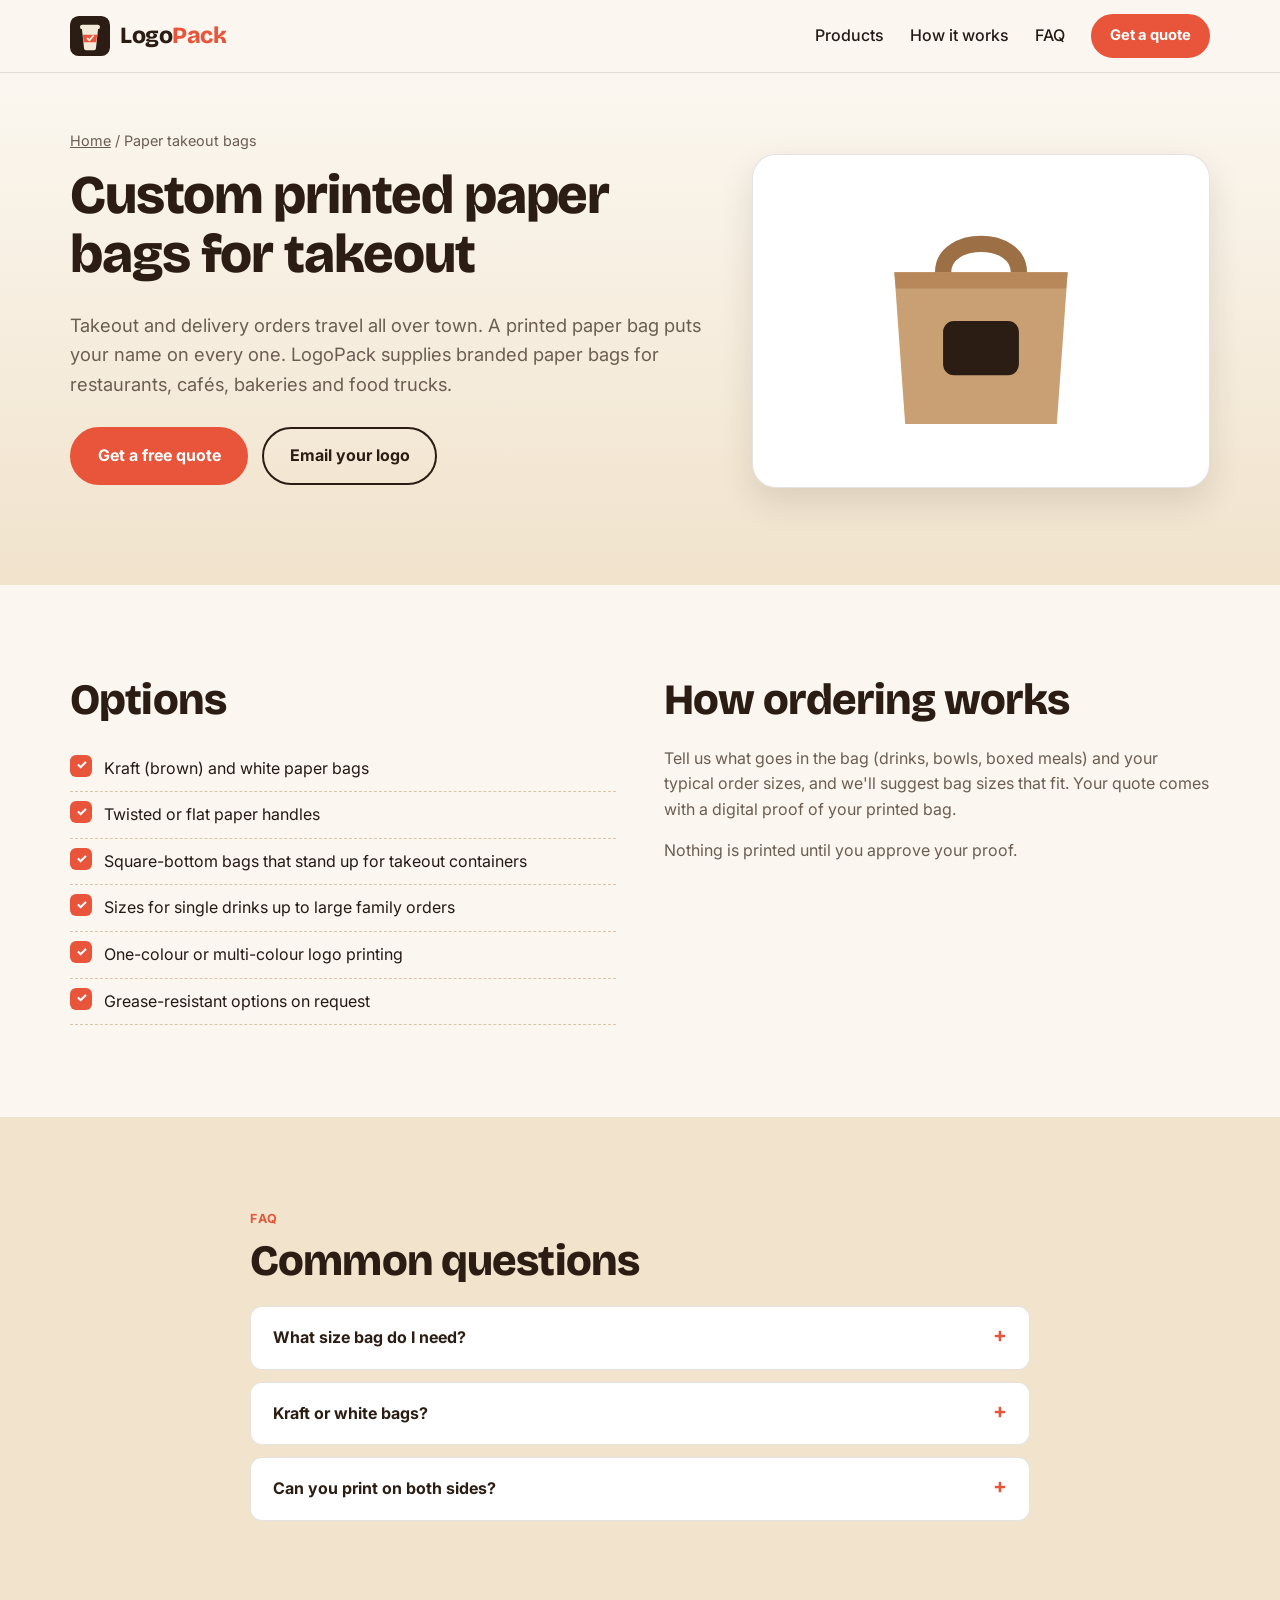
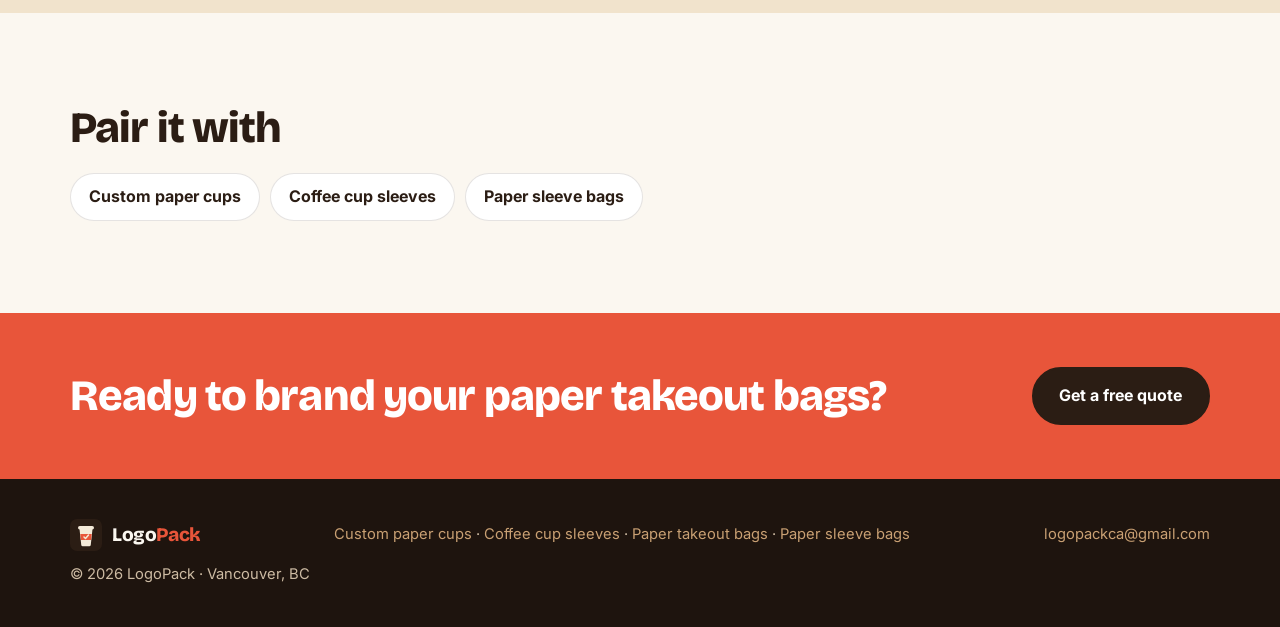
<file: paper-bags/index.html>
<!doctype html>
<html lang="en-CA">
  <head>
    <meta charset="utf-8">
    <meta name="viewport" content="width=device-width, initial-scale=1">
    <title>Custom Printed Paper Bags for Restaurants & Takeout | LogoPack</title>
    <meta name="description" content="Custom printed kraft and white paper bags with handles for restaurants, cafés and takeout. Branded paper bags with your logo from LogoPack, Vancouver BC.">
    <meta name="robots" content="index,follow">
    <link rel="canonical" href="https://logopack.ca/paper-bags/">
    <link rel="icon" href="/favicon.ico" sizes="48x48">
    <link rel="icon" type="image/svg+xml" href="/logo.svg">
    <link rel="icon" type="image/png" sizes="96x96" href="/favicon-96x96.png">
    <link rel="apple-touch-icon" href="/apple-touch-icon.png">
    <link rel="manifest" href="/site.webmanifest">
    <meta name="theme-color" content="#2b1d14">
    <meta property="og:site_name" content="LogoPack">
    <meta property="og:title" content="Custom Printed Paper Bags for Restaurants & Takeout | LogoPack">
    <meta property="og:description" content="Custom printed kraft and white paper bags with handles for restaurants, cafés and takeout. Branded paper bags with your logo from LogoPack, Vancouver BC.">
    <meta property="og:type" content="website">
    <meta property="og:url" content="https://logopack.ca/paper-bags/">
    <meta property="og:locale" content="en_CA">
    <meta property="og:image" content="https://logopack.ca/images/og-logopack.png">
    <meta name="twitter:card" content="summary_large_image">
    <link rel="preconnect" href="https://fonts.googleapis.com">
    <link rel="preconnect" href="https://fonts.gstatic.com" crossorigin>
    <link href="https://fonts.googleapis.com/css2?family=Bricolage+Grotesque:opsz,wght@12..96,700;12..96,800&family=Inter:wght@400;500;600;700;800&display=swap" rel="stylesheet">
    <link rel="stylesheet" href="../styles.css?v=1">
    <script type="application/ld+json">
[
  {
    "@context": "https://schema.org",
    "@type": "Product",
    "name": "Custom printed paper bags for takeout",
    "description": "Custom printed kraft and white paper bags with handles for restaurants, cafés and takeout. Branded paper bags with your logo from LogoPack, Vancouver BC.",
    "url": "https://logopack.ca/paper-bags/",
    "image": "https://logopack.ca/images/og-logopack.png",
    "brand": {
      "@type": "Brand",
      "name": "LogoPack"
    }
  },
  {
    "@context": "https://schema.org",
    "@type": "FAQPage",
    "mainEntity": [
      {
        "@type": "Question",
        "name": "What size bag do I need?",
        "acceptedAnswer": {
          "@type": "Answer",
          "text": "It depends on your containers. Tell us what you pack, for example two drinks or a family meal, and we'll recommend sizes."
        }
      },
      {
        "@type": "Question",
        "name": "Kraft or white bags?",
        "acceptedAnswer": {
          "@type": "Answer",
          "text": "Kraft has a natural, rustic look and hides marks well. White makes colourful logos stand out. We can show you both."
        }
      },
      {
        "@type": "Question",
        "name": "Can you print on both sides?",
        "acceptedAnswer": {
          "@type": "Answer",
          "text": "Yes, ask for one-side or two-side printing in your quote request."
        }
      }
    ]
  },
  {
    "@context": "https://schema.org",
    "@type": "BreadcrumbList",
    "itemListElement": [
      {
        "@type": "ListItem",
        "position": 1,
        "name": "Home",
        "item": "https://logopack.ca/"
      },
      {
        "@type": "ListItem",
        "position": 2,
        "name": "Paper takeout bags",
        "item": "https://logopack.ca/paper-bags/"
      }
    ]
  }
]
    </script>
  </head>
  <body>
    <header class="site-header">
      <div class="container nav">
        <a class="brand" href="../">
          <img src="../logo.svg" alt="" width="40" height="40">
          <span>Logo<b>Pack</b></span>
        </a>
        <button class="nav-toggle" aria-expanded="false" aria-controls="nav-links" aria-label="Open menu">
          <span></span><span></span><span></span>
        </button>
        <nav id="nav-links" class="nav-links">
          <a href="../#products">Products</a>
          <a href="../#how">How it works</a>
          <a href="../#faq">FAQ</a>
          <a class="btn btn-small" href="../#quote">Get a quote</a>
        </nav>
      </div>
    </header>

    <main>
      <section class="page-hero">
        <div class="container page-hero-grid">
          <div>
            <nav class="crumbs" aria-label="Breadcrumb"><a href="../">Home</a> / Paper takeout bags</nav>
            <h1>Custom printed paper bags for takeout</h1>
            <p class="lead">Takeout and delivery orders travel all over town. A printed paper bag puts your name on every one. LogoPack supplies branded paper bags for restaurants, cafés, bakeries and food trucks.</p>
            <div class="hero-actions">
              <a class="btn" href="../#quote">Get a free quote</a>
              <a class="btn btn-ghost" href="mailto:logopackca@gmail.com">Email your logo</a>
            </div>
          </div>
          <div class="product-art"><svg viewBox="0 0 48 48" role="img" aria-label="Paper takeout bags"><path d="M17 15c0-7 14-7 14 0" fill="none" stroke="#9c6f45" stroke-width="3" stroke-linecap="round"/><path d="M8 15h32l-2 28H10z" fill="#c9a073"/><path d="M8 15h32l-.3 3H8.3z" fill="#b8875a"/><rect x="17" y="24" width="14" height="10" rx="2" fill="#2b1d14"/></svg></div>
        </div>
      </section>

      <section class="section">
        <div class="container split">
          <div>
            <h2>Options</h2>
            <ul class="checklist">
              <li>Kraft (brown) and white paper bags</li>
              <li>Twisted or flat paper handles</li>
              <li>Square-bottom bags that stand up for takeout containers</li>
              <li>Sizes for single drinks up to large family orders</li>
              <li>One-colour or multi-colour logo printing</li>
              <li>Grease-resistant options on request</li>
            </ul>
          </div>
          <div class="prose">
            <h2>How ordering works</h2>
            <p>Tell us what goes in the bag (drinks, bowls, boxed meals) and your typical order sizes, and we'll suggest bag sizes that fit. Your quote comes with a digital proof of your printed bag.</p>
            <p>Nothing is printed until you approve your proof.</p>
          </div>
        </div>
      </section>

      <section class="section section-alt">
        <div class="container narrow">
          <p class="eyebrow">FAQ</p>
          <h2>Common questions</h2>
          <details>
            <summary>What size bag do I need?</summary>
            <p>It depends on your containers. Tell us what you pack, for example two drinks or a family meal, and we'll recommend sizes.</p>
          </details>
          <details>
            <summary>Kraft or white bags?</summary>
            <p>Kraft has a natural, rustic look and hides marks well. White makes colourful logos stand out. We can show you both.</p>
          </details>
          <details>
            <summary>Can you print on both sides?</summary>
            <p>Yes, ask for one-side or two-side printing in your quote request.</p>
          </details>
        </div>
      </section>

      <section class="section">
        <div class="container">
          <h2>Pair it with</h2>
          <ul class="related">
            <li><a href="../custom-paper-cups/">Custom paper cups</a></li>
            <li><a href="../coffee-cup-sleeves/">Coffee cup sleeves</a></li>
            <li><a href="../paper-sleeve-bags/">Paper sleeve bags</a></li>
          </ul>
        </div>
      </section>

      <section class="cta-band">
        <div class="container cta-inner">
          <h2>Ready to brand your paper takeout bags?</h2>
          <a class="btn" href="../#quote">Get a free quote</a>
        </div>
      </section>
    </main>

    <footer class="site-footer">
      <div class="container footer-grid">
        <a class="brand" href="../">
          <img src="../logo.svg" alt="" width="32" height="32">
          <span>Logo<b>Pack</b></span>
        </a>
        <p><a href="../custom-paper-cups/">Custom paper cups</a> · <a href="../coffee-cup-sleeves/">Coffee cup sleeves</a> · <a href="../paper-bags/">Paper takeout bags</a> · <a href="../paper-sleeve-bags/">Paper sleeve bags</a></p>
        <p><a href="mailto:logopackca@gmail.com">logopackca@gmail.com</a></p>
        <p>© <span id="year">2026</span> LogoPack · Vancouver, BC</p>
      </div>
    </footer>

    <script src="../script.js?v=1"></script>
  </body>
</html>
</file>
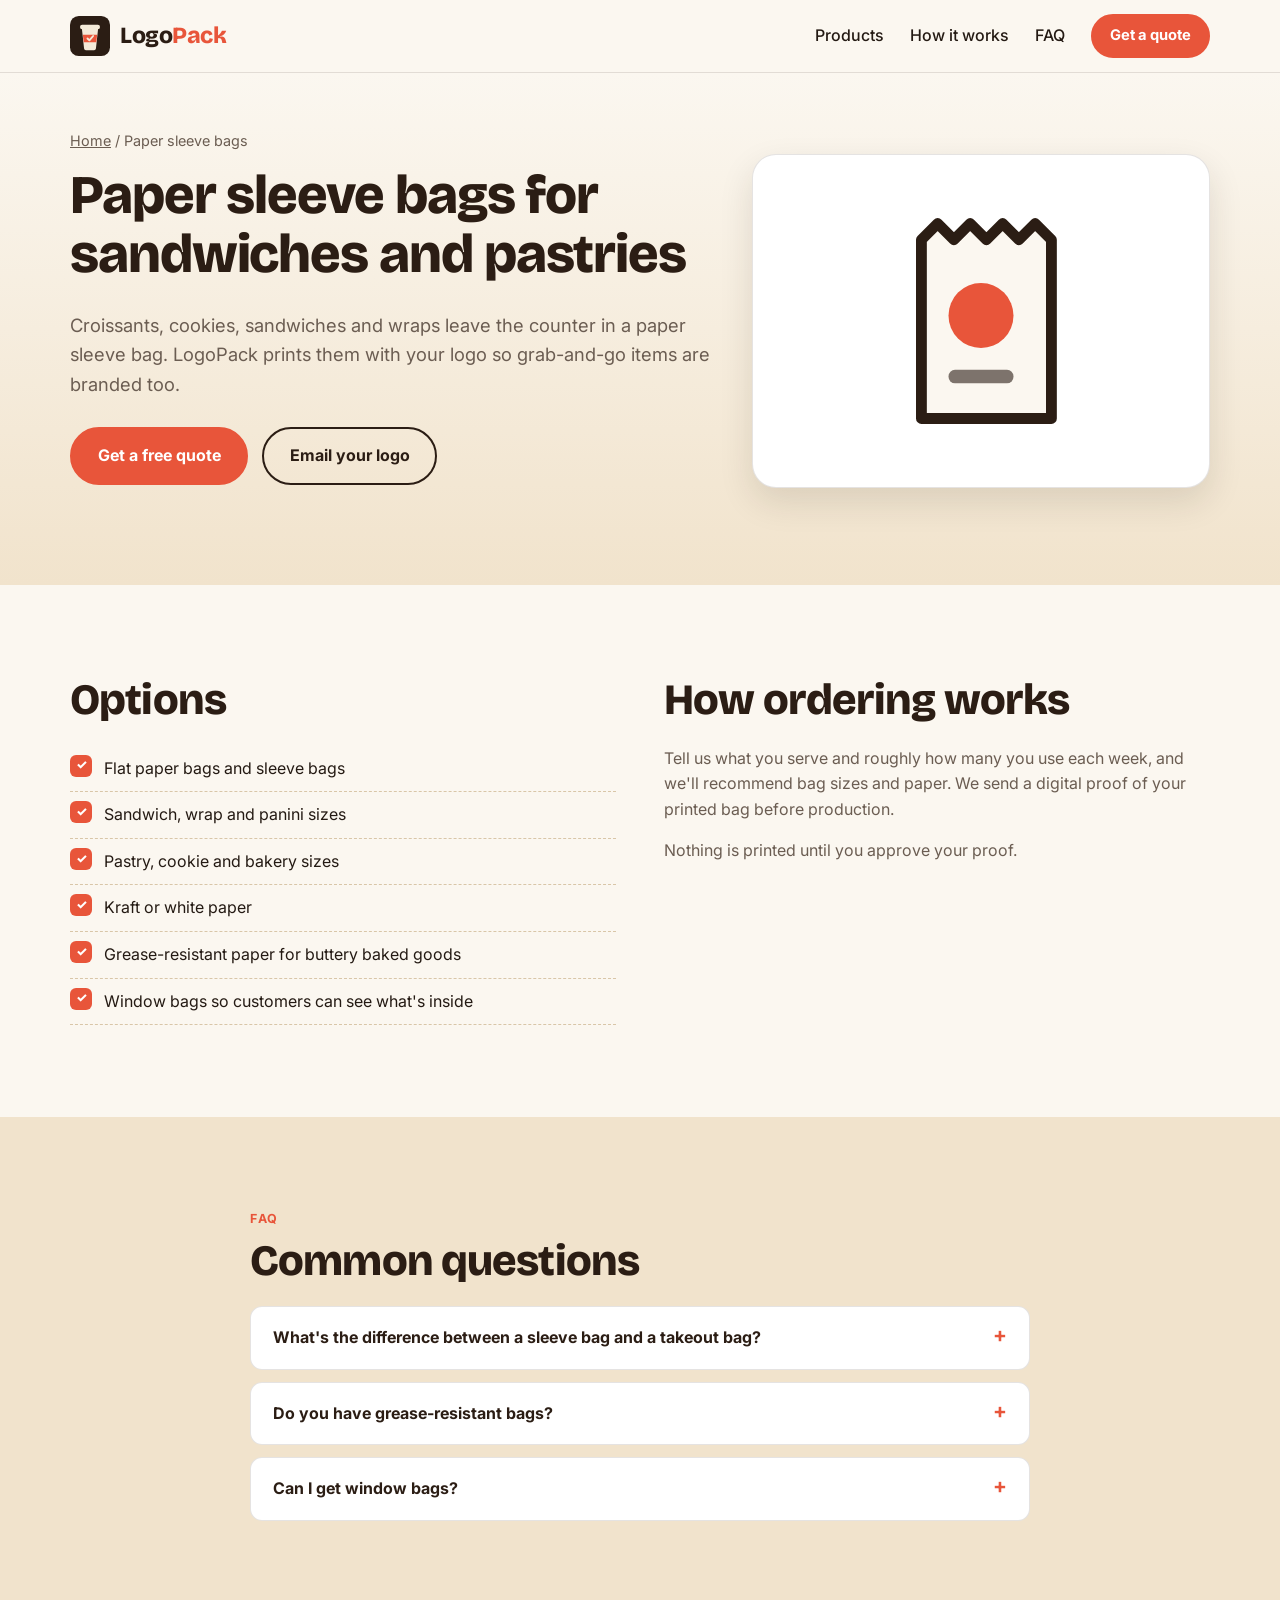
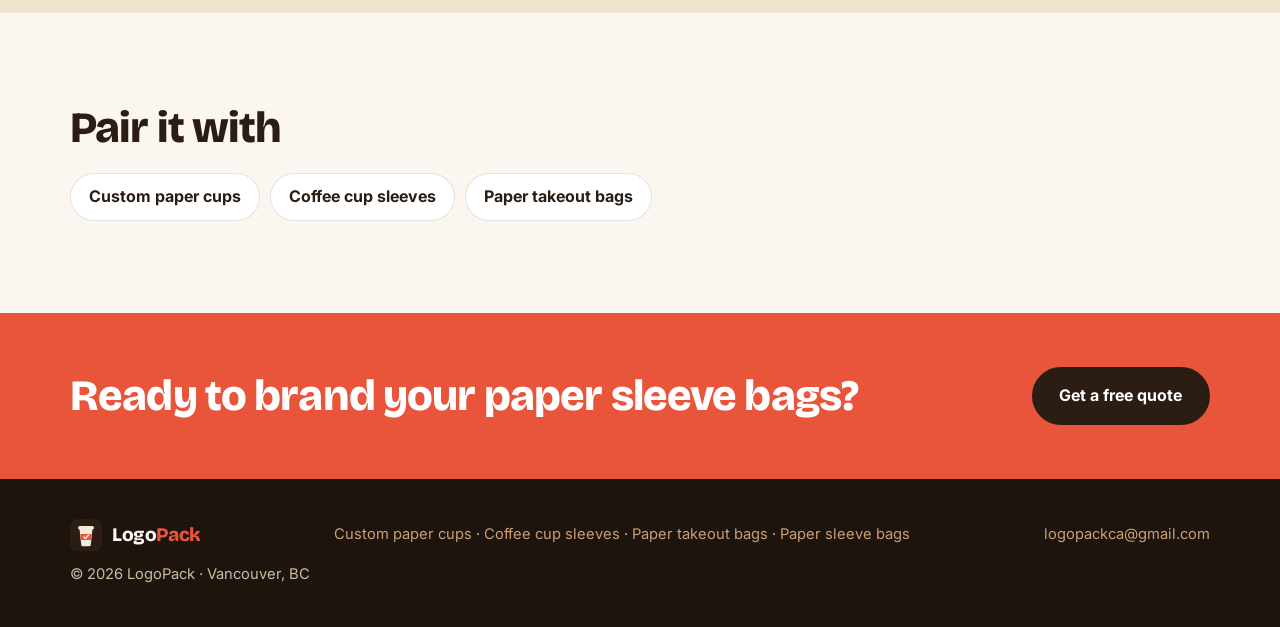
<file: paper-sleeve-bags/index.html>
<!doctype html>
<html lang="en-CA">
  <head>
    <meta charset="utf-8">
    <meta name="viewport" content="width=device-width, initial-scale=1">
    <title>Custom Paper Sleeve Bags for Bakeries, Sandwiches & Pastries | LogoPack</title>
    <meta name="description" content="Custom printed paper sleeve bags and flat bags for sandwiches, pastries, cookies and baked goods. Branded with your logo by LogoPack, Vancouver BC.">
    <meta name="robots" content="index,follow">
    <link rel="canonical" href="https://logopack.ca/paper-sleeve-bags/">
    <link rel="icon" href="/favicon.ico" sizes="48x48">
    <link rel="icon" type="image/svg+xml" href="/logo.svg">
    <link rel="icon" type="image/png" sizes="96x96" href="/favicon-96x96.png">
    <link rel="apple-touch-icon" href="/apple-touch-icon.png">
    <link rel="manifest" href="/site.webmanifest">
    <meta name="theme-color" content="#2b1d14">
    <meta property="og:site_name" content="LogoPack">
    <meta property="og:title" content="Custom Paper Sleeve Bags for Bakeries, Sandwiches & Pastries | LogoPack">
    <meta property="og:description" content="Custom printed paper sleeve bags and flat bags for sandwiches, pastries, cookies and baked goods. Branded with your logo by LogoPack, Vancouver BC.">
    <meta property="og:type" content="website">
    <meta property="og:url" content="https://logopack.ca/paper-sleeve-bags/">
    <meta property="og:locale" content="en_CA">
    <meta property="og:image" content="https://logopack.ca/images/og-logopack.png">
    <meta name="twitter:card" content="summary_large_image">
    <link rel="preconnect" href="https://fonts.googleapis.com">
    <link rel="preconnect" href="https://fonts.gstatic.com" crossorigin>
    <link href="https://fonts.googleapis.com/css2?family=Bricolage+Grotesque:opsz,wght@12..96,700;12..96,800&family=Inter:wght@400;500;600;700;800&display=swap" rel="stylesheet">
    <link rel="stylesheet" href="../styles.css?v=1">
    <script type="application/ld+json">
[
  {
    "@context": "https://schema.org",
    "@type": "Product",
    "name": "Paper sleeve bags for sandwiches and pastries",
    "description": "Custom printed paper sleeve bags and flat bags for sandwiches, pastries, cookies and baked goods. Branded with your logo by LogoPack, Vancouver BC.",
    "url": "https://logopack.ca/paper-sleeve-bags/",
    "image": "https://logopack.ca/images/og-logopack.png",
    "brand": {
      "@type": "Brand",
      "name": "LogoPack"
    }
  },
  {
    "@context": "https://schema.org",
    "@type": "FAQPage",
    "mainEntity": [
      {
        "@type": "Question",
        "name": "What's the difference between a sleeve bag and a takeout bag?",
        "acceptedAnswer": {
          "@type": "Answer",
          "text": "Sleeve bags are flat, open-ended or folded bags for single items like a pastry or sandwich. Takeout bags have a square bottom and handles for full orders."
        }
      },
      {
        "@type": "Question",
        "name": "Do you have grease-resistant bags?",
        "acceptedAnswer": {
          "@type": "Answer",
          "text": "Yes, ask for grease-resistant paper in your quote request, which is ideal for croissants and other buttery items."
        }
      },
      {
        "@type": "Question",
        "name": "Can I get window bags?",
        "acceptedAnswer": {
          "@type": "Answer",
          "text": "Yes. Tell us the size and we'll quote window bags with your logo."
        }
      }
    ]
  },
  {
    "@context": "https://schema.org",
    "@type": "BreadcrumbList",
    "itemListElement": [
      {
        "@type": "ListItem",
        "position": 1,
        "name": "Home",
        "item": "https://logopack.ca/"
      },
      {
        "@type": "ListItem",
        "position": 2,
        "name": "Paper sleeve bags",
        "item": "https://logopack.ca/paper-sleeve-bags/"
      }
    ]
  }
]
    </script>
  </head>
  <body>
    <header class="site-header">
      <div class="container nav">
        <a class="brand" href="../">
          <img src="../logo.svg" alt="" width="40" height="40">
          <span>Logo<b>Pack</b></span>
        </a>
        <button class="nav-toggle" aria-expanded="false" aria-controls="nav-links" aria-label="Open menu">
          <span></span><span></span><span></span>
        </button>
        <nav id="nav-links" class="nav-links">
          <a href="../#products">Products</a>
          <a href="../#how">How it works</a>
          <a href="../#faq">FAQ</a>
          <a class="btn btn-small" href="../#quote">Get a quote</a>
        </nav>
      </div>
    </header>

    <main>
      <section class="page-hero">
        <div class="container page-hero-grid">
          <div>
            <nav class="crumbs" aria-label="Breadcrumb"><a href="../">Home</a> / Paper sleeve bags</nav>
            <h1>Paper sleeve bags for sandwiches and pastries</h1>
            <p class="lead">Croissants, cookies, sandwiches and wraps leave the counter in a paper sleeve bag. LogoPack prints them with your logo so grab-and-go items are branded too.</p>
            <div class="hero-actions">
              <a class="btn" href="../#quote">Get a free quote</a>
              <a class="btn btn-ghost" href="mailto:logopackca@gmail.com">Email your logo</a>
            </div>
          </div>
          <div class="product-art"><svg viewBox="0 0 48 48" role="img" aria-label="Paper sleeve bags"><path d="M13 9l3-3 3 3 3-3 3 3 3-3 3 3 3-3 3 3v33H13z" fill="#fbf7f0" stroke="#2b1d14" stroke-width="2" stroke-linejoin="round"/><circle cx="24" cy="23" r="6" fill="#e8553a"/><rect x="18" y="33" width="12" height="2.5" rx="1.2" fill="#2b1d14" opacity=".6"/></svg></div>
        </div>
      </section>

      <section class="section">
        <div class="container split">
          <div>
            <h2>Options</h2>
            <ul class="checklist">
              <li>Flat paper bags and sleeve bags</li>
              <li>Sandwich, wrap and panini sizes</li>
              <li>Pastry, cookie and bakery sizes</li>
              <li>Kraft or white paper</li>
              <li>Grease-resistant paper for buttery baked goods</li>
              <li>Window bags so customers can see what's inside</li>
            </ul>
          </div>
          <div class="prose">
            <h2>How ordering works</h2>
            <p>Tell us what you serve and roughly how many you use each week, and we'll recommend bag sizes and paper. We send a digital proof of your printed bag before production.</p>
            <p>Nothing is printed until you approve your proof.</p>
          </div>
        </div>
      </section>

      <section class="section section-alt">
        <div class="container narrow">
          <p class="eyebrow">FAQ</p>
          <h2>Common questions</h2>
          <details>
            <summary>What's the difference between a sleeve bag and a takeout bag?</summary>
            <p>Sleeve bags are flat, open-ended or folded bags for single items like a pastry or sandwich. Takeout bags have a square bottom and handles for full orders.</p>
          </details>
          <details>
            <summary>Do you have grease-resistant bags?</summary>
            <p>Yes, ask for grease-resistant paper in your quote request, which is ideal for croissants and other buttery items.</p>
          </details>
          <details>
            <summary>Can I get window bags?</summary>
            <p>Yes. Tell us the size and we'll quote window bags with your logo.</p>
          </details>
        </div>
      </section>

      <section class="section">
        <div class="container">
          <h2>Pair it with</h2>
          <ul class="related">
            <li><a href="../custom-paper-cups/">Custom paper cups</a></li>
            <li><a href="../coffee-cup-sleeves/">Coffee cup sleeves</a></li>
            <li><a href="../paper-bags/">Paper takeout bags</a></li>
          </ul>
        </div>
      </section>

      <section class="cta-band">
        <div class="container cta-inner">
          <h2>Ready to brand your paper sleeve bags?</h2>
          <a class="btn" href="../#quote">Get a free quote</a>
        </div>
      </section>
    </main>

    <footer class="site-footer">
      <div class="container footer-grid">
        <a class="brand" href="../">
          <img src="../logo.svg" alt="" width="32" height="32">
          <span>Logo<b>Pack</b></span>
        </a>
        <p><a href="../custom-paper-cups/">Custom paper cups</a> · <a href="../coffee-cup-sleeves/">Coffee cup sleeves</a> · <a href="../paper-bags/">Paper takeout bags</a> · <a href="../paper-sleeve-bags/">Paper sleeve bags</a></p>
        <p><a href="mailto:logopackca@gmail.com">logopackca@gmail.com</a></p>
        <p>© <span id="year">2026</span> LogoPack · Vancouver, BC</p>
      </div>
    </footer>

    <script src="../script.js?v=1"></script>
  </body>
</html>
</file>
<file: styles.css>
:root {
  --espresso: #2b1d14;
  --espresso-2: #4a3424;
  --kraft: #c9a073;
  --kraft-light: #f1e3cc;
  --cream: #fbf7f0;
  --tomato: #e8553a;
  --tomato-dark: #c9422a;
  --ink: #241a13;
  --muted: #6b5d52;
  --line: rgba(43, 29, 20, 0.12);
  --radius: 16px;
  --shadow: 0 14px 34px rgba(43, 29, 20, 0.12);
}

* { box-sizing: border-box; }
html { scroll-behavior: smooth; }
body {
  margin: 0;
  font-family: "Inter", system-ui, -apple-system, sans-serif;
  color: var(--ink);
  background: var(--cream);
  line-height: 1.6;
}
img { max-width: 100%; }
a { color: var(--tomato-dark); }
h1, h2, h3 { font-family: "Bricolage Grotesque", "Inter", sans-serif; line-height: 1.08; margin: 0 0 0.5em; color: var(--espresso); letter-spacing: -0.02em; }
h1 { font-size: clamp(2.5rem, 5.8vw, 4.3rem); font-weight: 800; }
h1 em { font-style: normal; color: var(--tomato); }
h2 { font-size: clamp(1.9rem, 3.6vw, 2.7rem); font-weight: 800; }
h3 { font-size: 1.25rem; font-weight: 700; }

.container { width: min(1140px, 92%); margin: 0 auto; }
.narrow { max-width: 780px; }
.section { padding: 92px 0; }
.section-alt { background: var(--kraft-light); }
.section-dark { background: var(--espresso); color: var(--cream); }
.section-dark h2, .section-dark h3 { color: var(--cream); }
.eyebrow { text-transform: uppercase; letter-spacing: 0.14em; font-size: 0.78rem; font-weight: 700; color: var(--tomato); margin: 0 0 0.7em; }
.lead { font-size: 1.15rem; color: var(--muted); max-width: 36em; }

.btn {
  display: inline-block; background: var(--tomato); color: #fff; font-weight: 700; text-decoration: none;
  padding: 0.9em 1.6em; border-radius: 999px; border: 2px solid var(--tomato); cursor: pointer;
  font-size: 1rem; font-family: inherit; transition: background 0.15s, transform 0.15s;
}
.btn:hover { background: var(--tomato-dark); border-color: var(--tomato-dark); transform: translateY(-1px); }
.btn-ghost { background: transparent; color: var(--espresso); border-color: var(--espresso); }
.btn-ghost:hover { background: var(--espresso); color: var(--cream); border-color: var(--espresso); }
.btn-small { padding: 0.55em 1.15em; font-size: 0.92rem; }

/* Header */
.site-header { position: sticky; top: 0; z-index: 10; background: rgba(251, 247, 240, 0.93); backdrop-filter: blur(8px); border-bottom: 1px solid var(--line); }
.nav { display: flex; align-items: center; justify-content: space-between; height: 72px; }
.brand { display: flex; align-items: center; gap: 10px; text-decoration: none; color: var(--espresso); font-family: "Bricolage Grotesque", sans-serif; font-size: 1.45rem; font-weight: 800; letter-spacing: -0.02em; }
.brand span b { color: var(--tomato); font-weight: 800; }
.nav-links { display: flex; align-items: center; gap: 26px; }
.nav-links a:not(.btn) { color: var(--ink); text-decoration: none; font-weight: 500; }
.nav-links a:not(.btn):hover { color: var(--tomato); }
.nav-toggle { display: none; background: none; border: 0; cursor: pointer; padding: 8px; }
.nav-toggle span { display: block; width: 24px; height: 2px; background: var(--espresso); margin: 5px 0; }

/* Hero */
.hero { padding: 64px 0 88px; overflow: hidden; }
.hero-grid { display: grid; grid-template-columns: 1.1fr 1fr; gap: 40px; align-items: center; }
.hero-actions { display: flex; gap: 14px; flex-wrap: wrap; margin: 28px 0; }
.hero-points { list-style: none; padding: 0; margin: 0; display: flex; flex-wrap: wrap; gap: 10px 22px; color: var(--espresso-2); font-weight: 600; font-size: 0.95rem; }
.hero-points li::before { content: "✓ "; color: var(--tomato); font-weight: 800; }
.hero-art img { display: block; width: 100%; height: auto; }

/* Strip */
.strip { background: var(--espresso); color: var(--kraft-light); padding: 18px 0; font-weight: 600; }
.strip ul { list-style: none; margin: 0; padding: 0; display: flex; flex-wrap: wrap; justify-content: center; gap: 10px 34px; }
.strip li::before { content: "●"; color: var(--tomato); margin-right: 10px; font-size: 0.7em; vertical-align: middle; }

/* Cards */
.cards { display: grid; grid-template-columns: repeat(4, 1fr); gap: 20px; margin-top: 36px; }
.card { background: #fff; border-radius: var(--radius); padding: 26px; border: 1px solid var(--line); transition: transform 0.15s, box-shadow 0.15s; }
.card:hover { transform: translateY(-3px); box-shadow: var(--shadow); }
.card p { color: var(--muted); margin: 0; }
.card-link { display: block; text-decoration: none; color: inherit; }
.card-link .more { display: inline-block; margin-top: 14px; font-weight: 700; color: var(--tomato); font-size: 0.92rem; }
.card-link:hover h3 { color: var(--tomato); }
.icon { width: 64px; height: 64px; display: grid; place-items: center; background: var(--kraft-light); border-radius: 14px; margin-bottom: 16px; }
.icon svg { width: 38px; height: 38px; }

/* Who */
.who { display: grid; grid-template-columns: repeat(3, 1fr); gap: 20px; margin-top: 36px; }
.who div { background: rgba(255,255,255,0.06); border: 1px solid rgba(244,234,217,0.16); border-radius: var(--radius); padding: 24px; }
.who p { color: #d9c9b3; margin: 0; }

/* Steps */
.steps { list-style: none; padding: 0; margin: 36px 0 0; display: grid; grid-template-columns: repeat(4, 1fr); gap: 20px; counter-reset: s; }
.steps li { background: #fff; border-radius: var(--radius); padding: 26px; border: 1px solid var(--line); }
.steps p { color: var(--muted); margin: 0; }
.step-num { display: inline-grid; place-items: center; width: 42px; height: 42px; border-radius: 50%; background: var(--espresso); color: var(--kraft-light); font-weight: 800; margin-bottom: 14px; }

/* Split */
.split { display: grid; grid-template-columns: 1fr 1fr; gap: 48px; align-items: start; }
.checklist { list-style: none; padding: 0; margin: 0; }
.checklist li { padding: 10px 0 10px 34px; position: relative; border-bottom: 1px dashed #d9c6a8; }
.checklist li::before { content: "✓"; position: absolute; left: 0; top: 9px; width: 22px; height: 22px; border-radius: 6px; background: var(--tomato); color: #fff; font-weight: 800; display: grid; place-items: center; font-size: 0.8rem; }
.prose p { color: var(--muted); }

/* FAQ */
details { background: #fff; border: 1px solid var(--line); border-radius: 12px; padding: 18px 22px; margin-top: 12px; }
summary { cursor: pointer; font-weight: 700; color: var(--espresso); list-style: none; display: flex; justify-content: space-between; gap: 16px; }
summary::-webkit-details-marker { display: none; }
summary::after { content: "+"; font-size: 1.3rem; color: var(--tomato); line-height: 1; }
details[open] summary::after { content: "–"; }
details p { color: var(--muted); margin: 12px 0 0; }

/* Quote */
.quote { background: var(--espresso); color: var(--cream); }
.quote h2 { color: var(--cream); }
.quote p { color: #dccbb4; }
.quote a { color: var(--kraft); }
.quote-grid { display: grid; grid-template-columns: 1fr 1.3fr; gap: 48px; align-items: start; }
.quote-form { display: grid; grid-template-columns: 1fr 1fr; gap: 16px; background: var(--cream); color: var(--ink); padding: 30px; border-radius: 22px; }
.quote-form label { display: flex; flex-direction: column; gap: 6px; font-weight: 600; font-size: 0.92rem; }
.quote-form input, .quote-form select, .quote-form textarea { font: inherit; font-weight: 400; padding: 0.7em 0.8em; border: 1px solid #d8c7ad; border-radius: 10px; background: #fff; }
.quote-form input:focus, .quote-form select:focus, .quote-form textarea:focus { outline: 2px solid var(--tomato); border-color: var(--tomato); }
.quote-form fieldset { border: 0; padding: 0; margin: 0; }
.quote-form legend { font-weight: 600; font-size: 0.92rem; margin-bottom: 8px; }
.chips { display: flex; flex-wrap: wrap; gap: 8px; }
.chips label { flex-direction: row; align-items: center; gap: 8px; font-weight: 500; background: #fff; border: 1px solid #d8c7ad; border-radius: 999px; padding: 7px 14px; cursor: pointer; }
.chips input { margin: 0; accent-color: var(--tomato); }
.full { grid-column: 1 / -1; }
.form-status { margin: 0; font-weight: 600; min-height: 1.2em; }
.form-status.ok { color: #2f7a46; }
.form-status.err { color: var(--tomato-dark); }
.quote-form button[disabled] { opacity: 0.7; cursor: wait; }

/* Product pages */
.page-hero { padding: 56px 0 72px; background: linear-gradient(180deg, var(--cream), var(--kraft-light)); }
.page-hero-grid { display: grid; grid-template-columns: 1.4fr 1fr; gap: 40px; align-items: center; }
.page-hero h1 { font-size: clamp(2.2rem, 4.6vw, 3.4rem); }
.crumbs { font-size: 0.9rem; color: var(--muted); margin-bottom: 14px; }
.crumbs a { color: var(--muted); }
.product-art { background: #fff; border-radius: 24px; border: 1px solid var(--line); padding: 36px; display: grid; place-items: center; box-shadow: var(--shadow); }
.product-art svg { width: 100%; max-width: 260px; height: auto; }
.related { list-style: none; padding: 0; margin: 20px 0 0; display: flex; flex-wrap: wrap; gap: 10px; }
.related a { display: inline-block; background: #fff; border: 1px solid var(--line); padding: 10px 18px; border-radius: 999px; text-decoration: none; font-weight: 700; color: var(--espresso); }
.related a:hover { border-color: var(--tomato); color: var(--tomato); }
.cta-band { background: var(--tomato); padding: 54px 0; }
.cta-inner { display: flex; align-items: center; justify-content: space-between; gap: 20px; flex-wrap: wrap; }
.cta-band h2 { color: #fff; margin: 0; }
.cta-band .btn { background: var(--espresso); border-color: var(--espresso); }
.cta-band .btn:hover { background: #000; border-color: #000; }

/* Footer */
.site-footer { background: #1e140e; color: #cdbba3; padding: 40px 0; font-size: 0.92rem; }
.footer-grid { display: flex; flex-wrap: wrap; align-items: center; justify-content: space-between; gap: 12px 24px; }
.footer-grid p { margin: 0; }
.site-footer .brand { color: var(--cream); font-size: 1.2rem; }
.site-footer a { color: var(--kraft); text-decoration: none; }
.site-footer a:hover { color: #fff; }

/* Responsive */
@media (max-width: 960px) {
  .hero-grid, .split, .quote-grid, .page-hero-grid { grid-template-columns: 1fr; }
  .hero-art { max-width: 520px; }
  .cards, .steps { grid-template-columns: 1fr 1fr; }
  .who { grid-template-columns: 1fr; }
  .product-art { max-width: 360px; }
}
@media (max-width: 720px) {
  .nav-toggle { display: block; }
  .nav-links { display: none; position: absolute; top: 72px; left: 0; right: 0; flex-direction: column; align-items: flex-start; gap: 18px; background: var(--cream); padding: 20px 4% 28px; border-bottom: 1px solid var(--line); }
  .nav-links.open { display: flex; }
  .section { padding: 64px 0; }
  .hero { padding: 36px 0 56px; }
  .cards, .steps, .quote-form { grid-template-columns: 1fr; }
}
</file>
